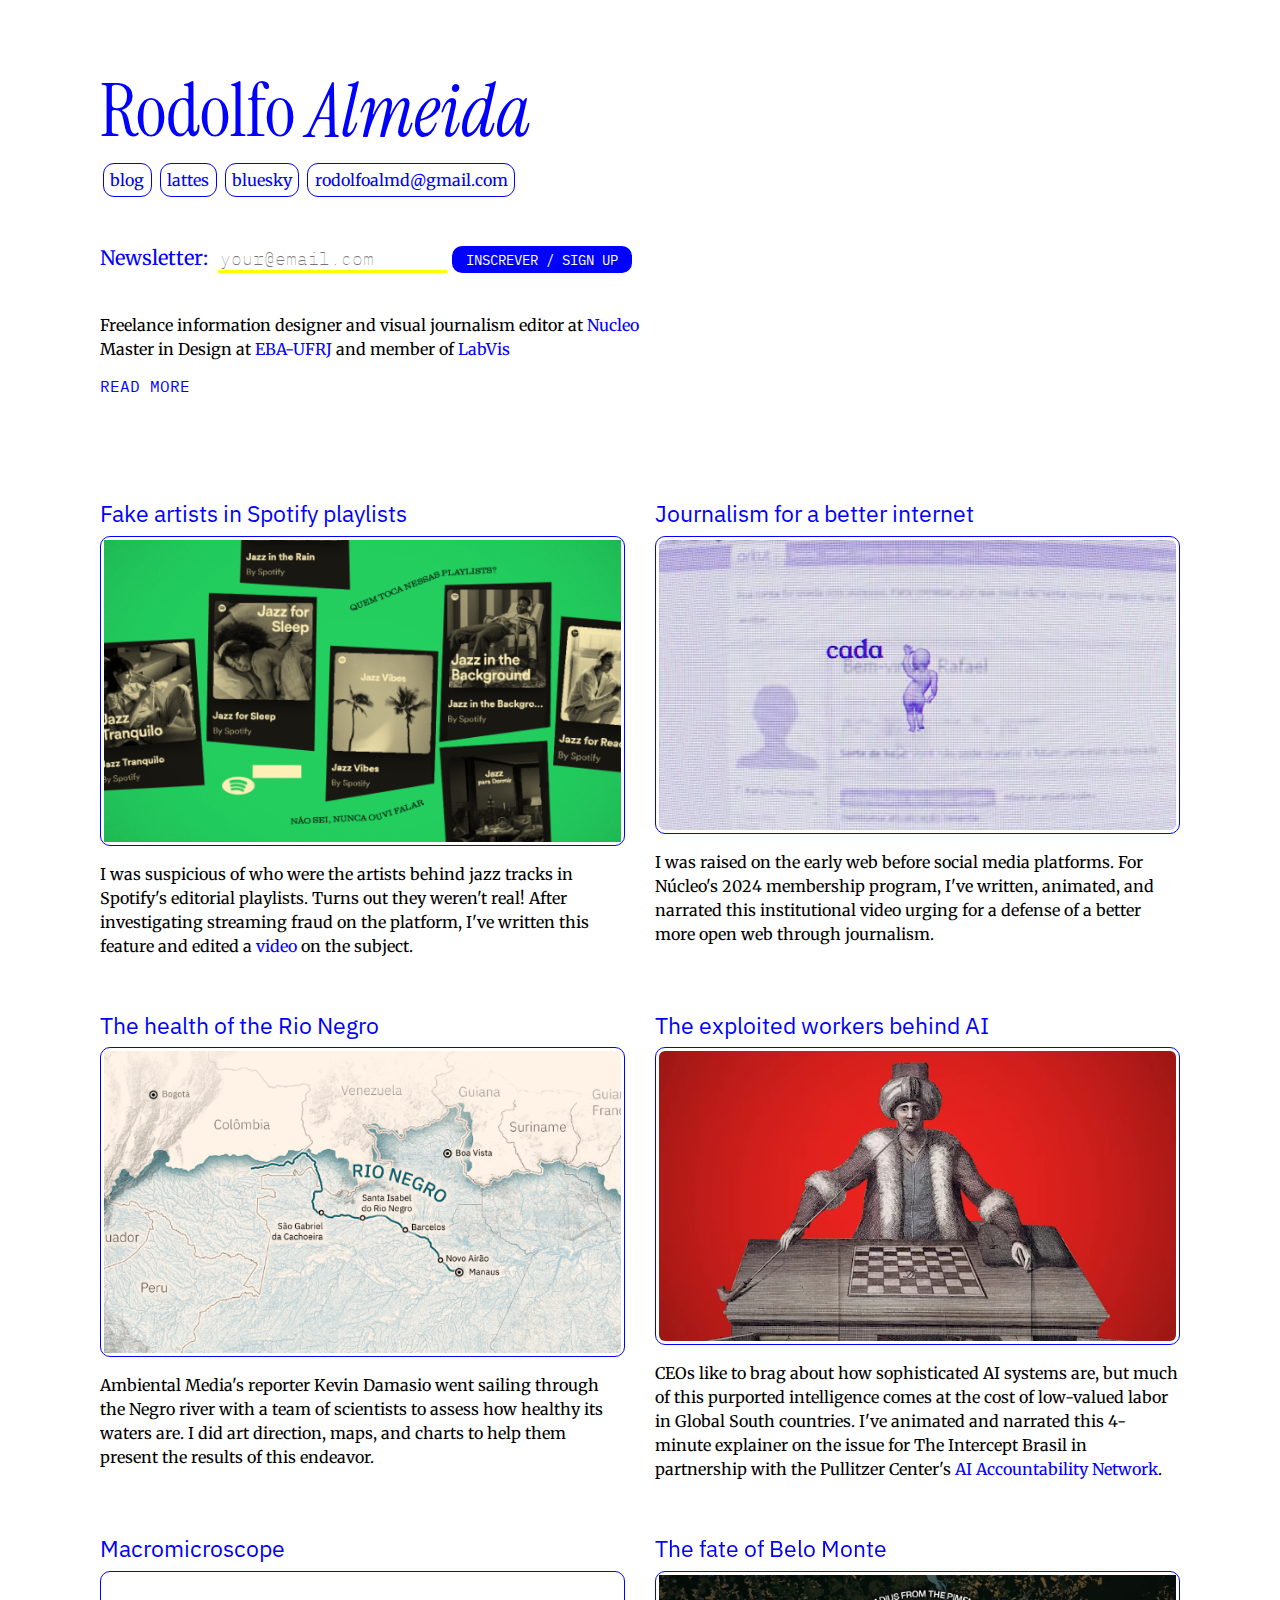
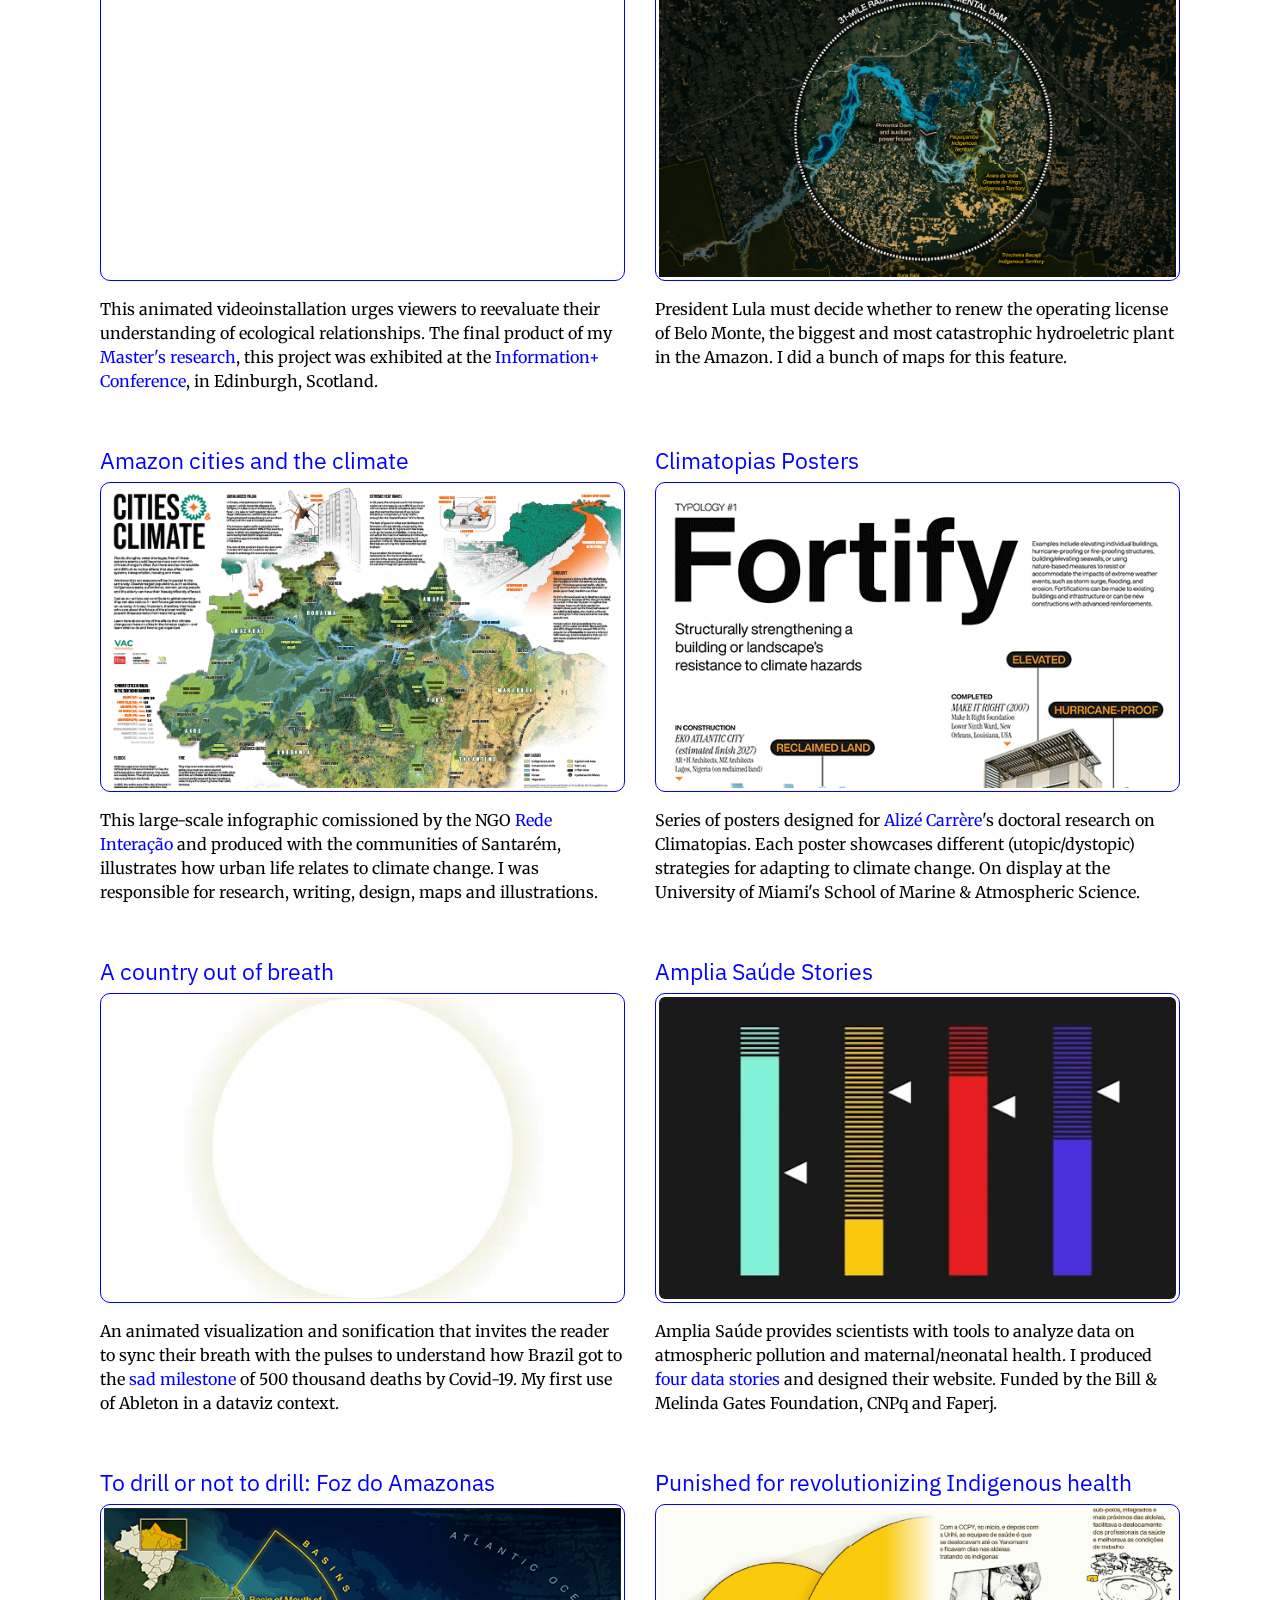
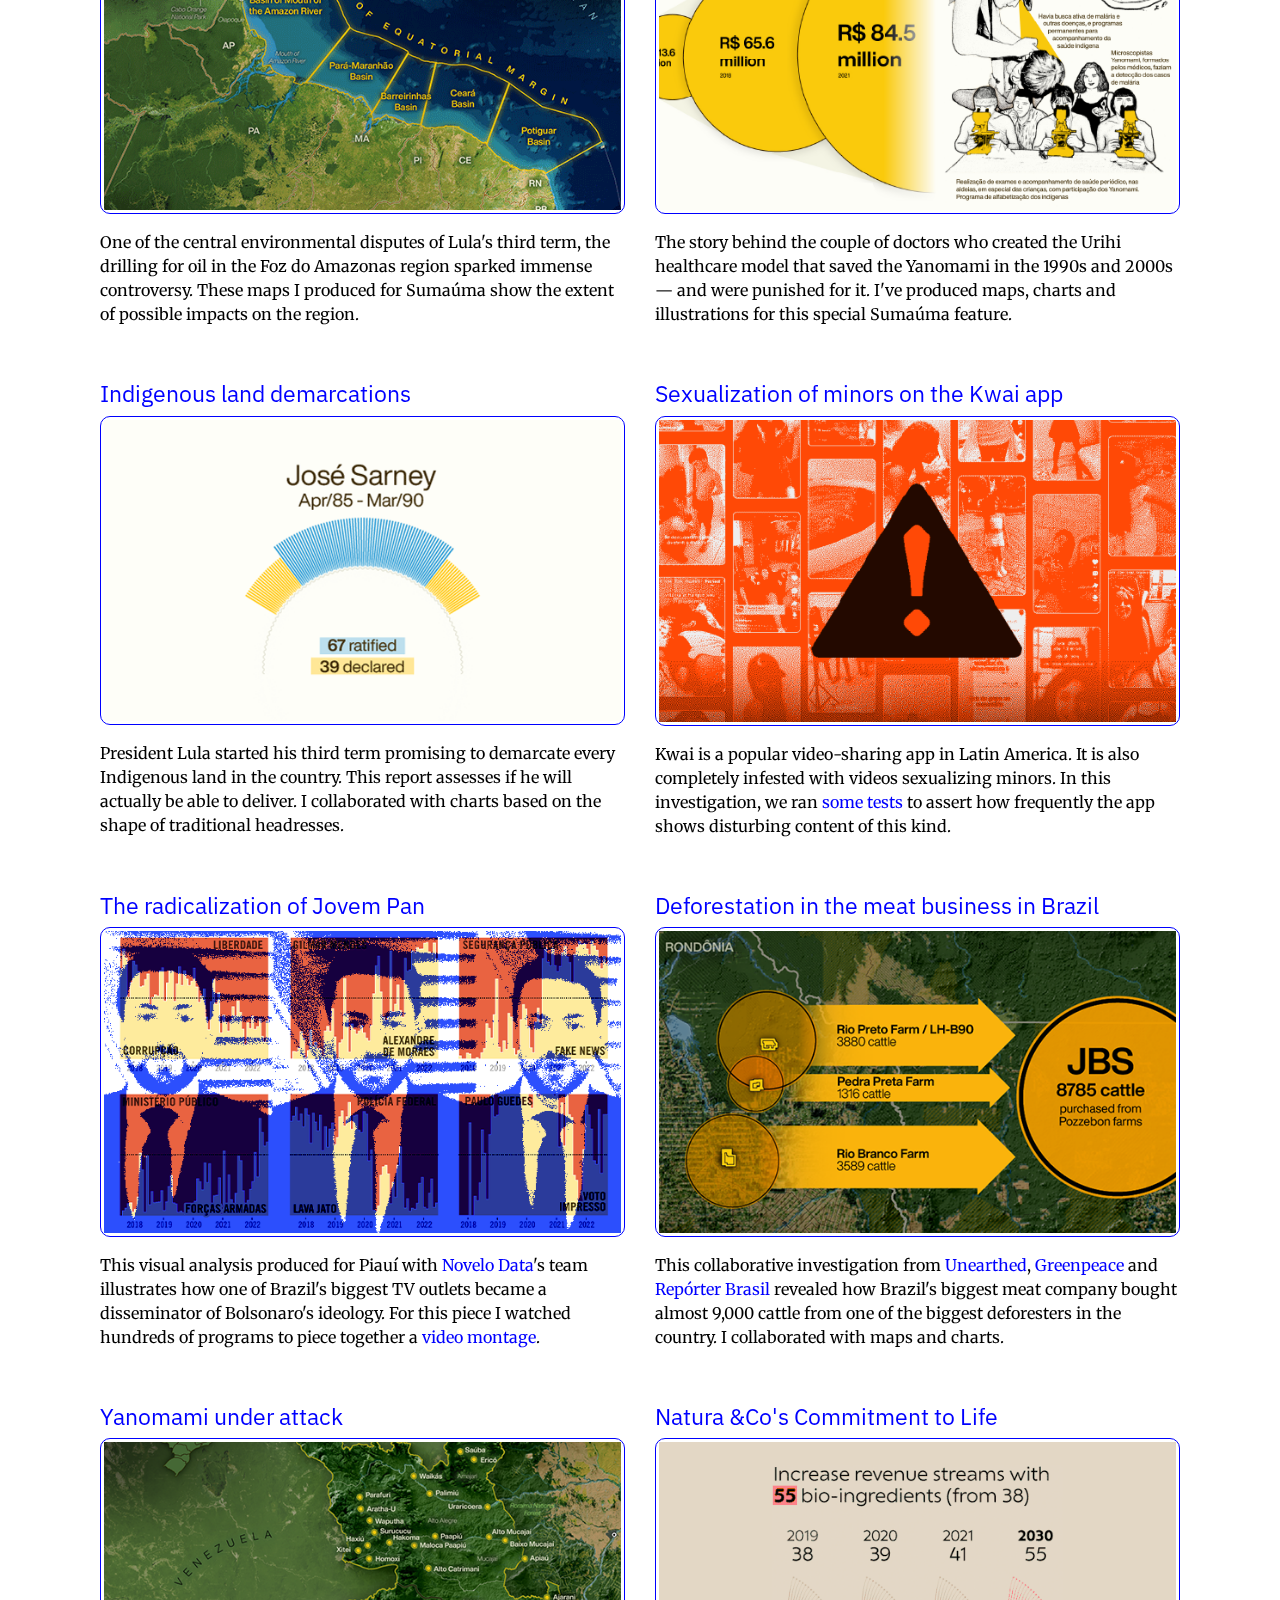
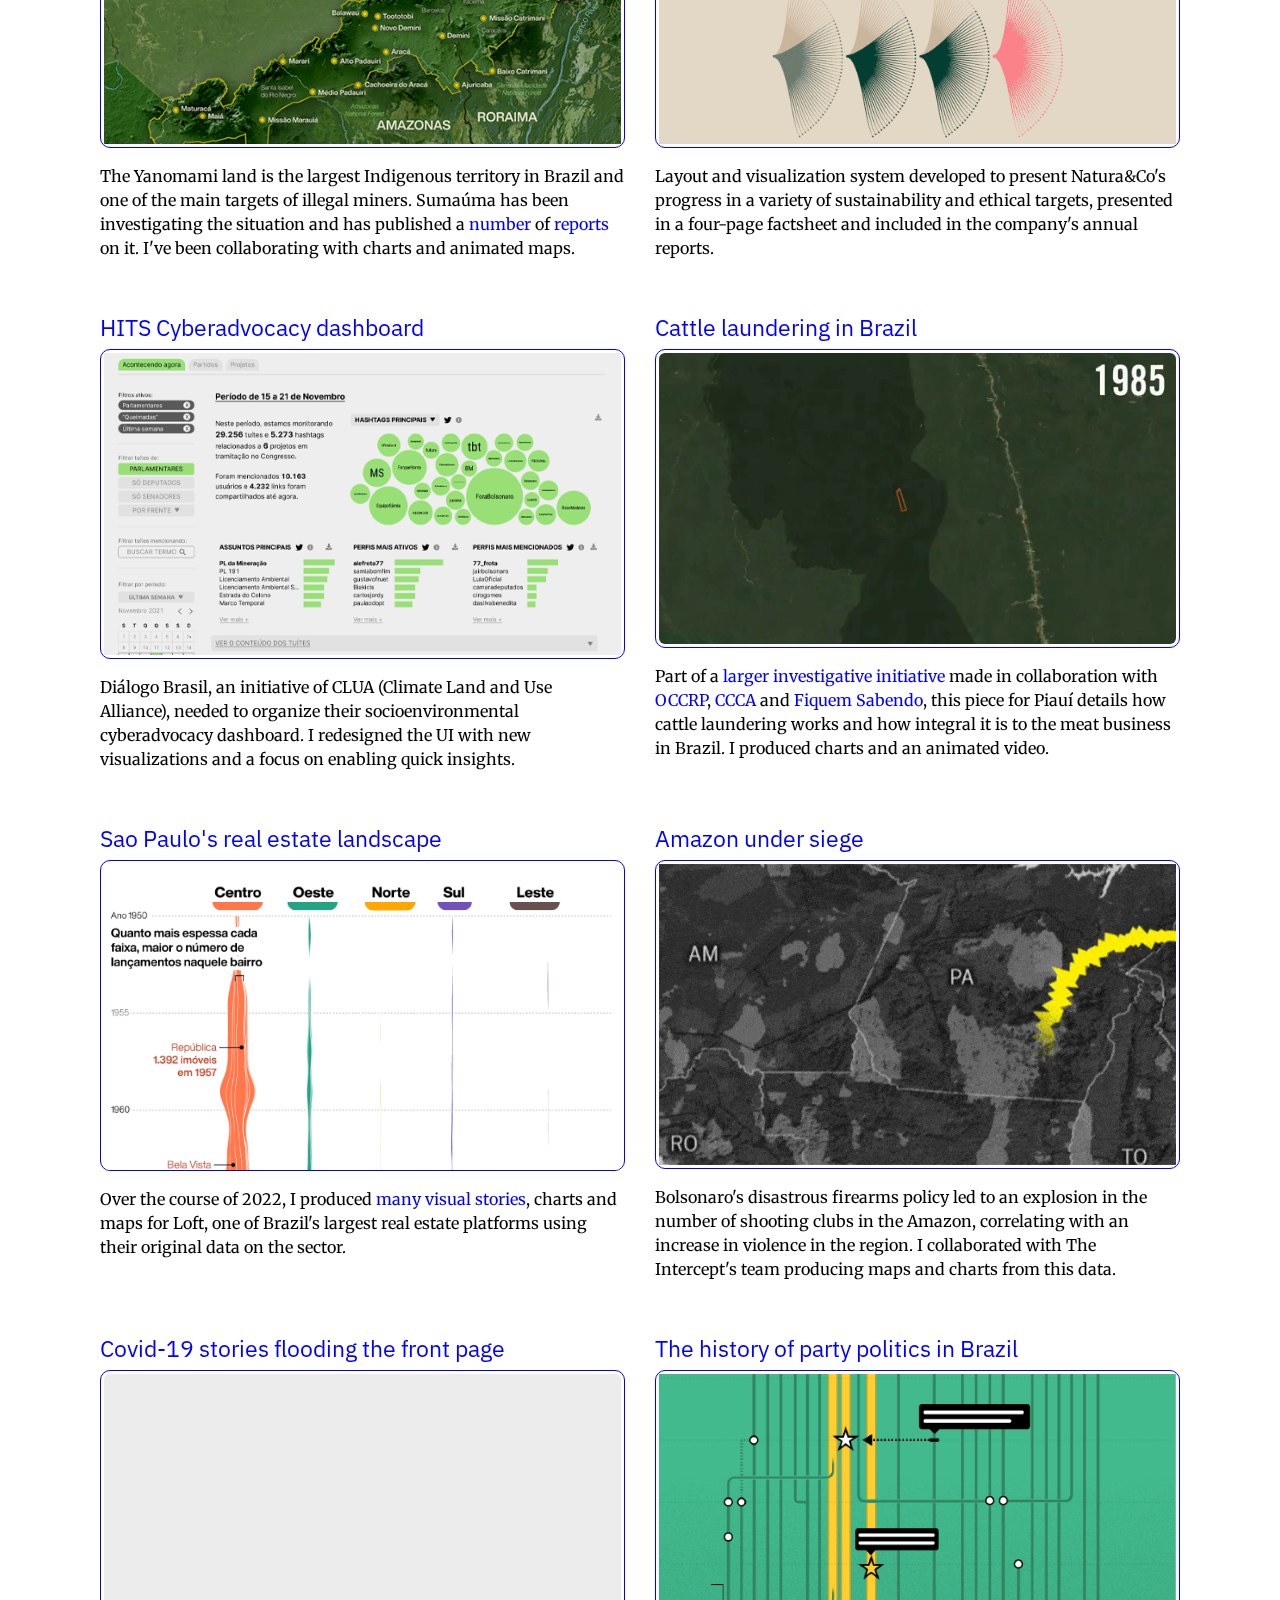
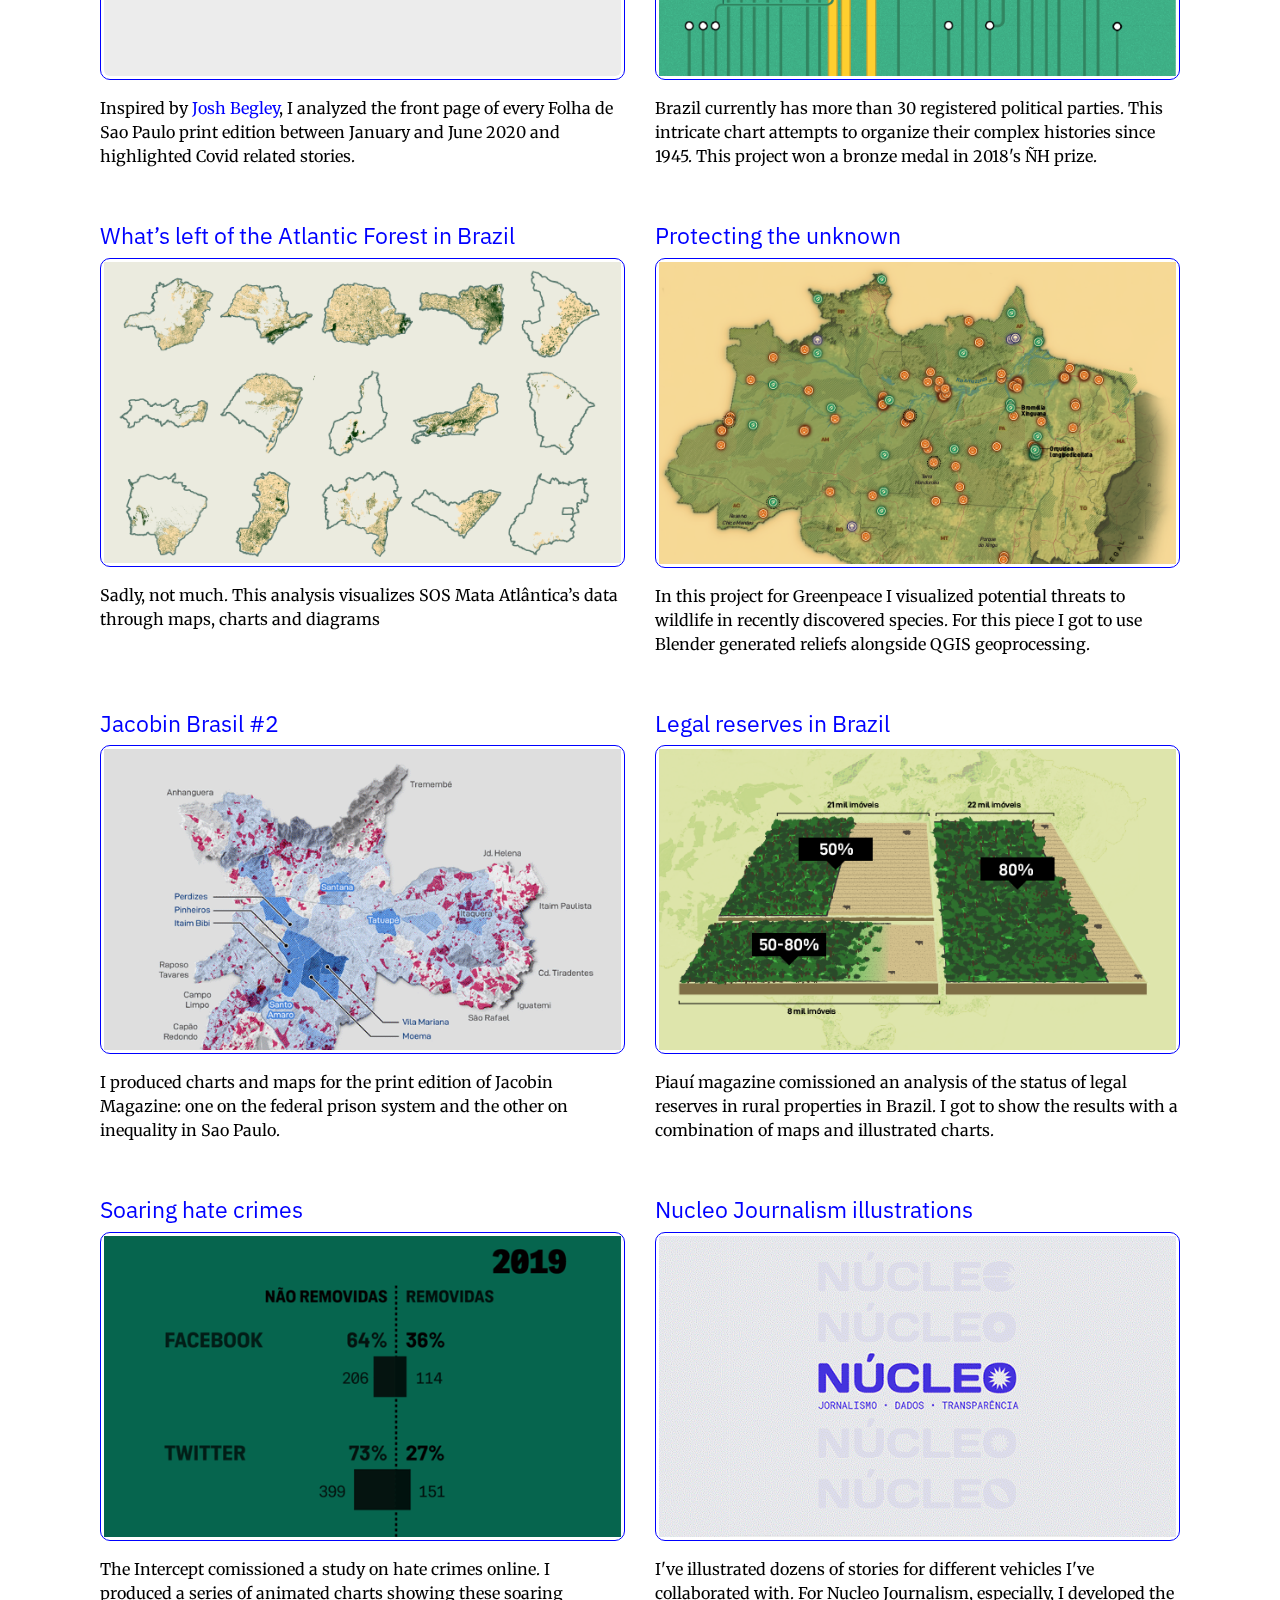
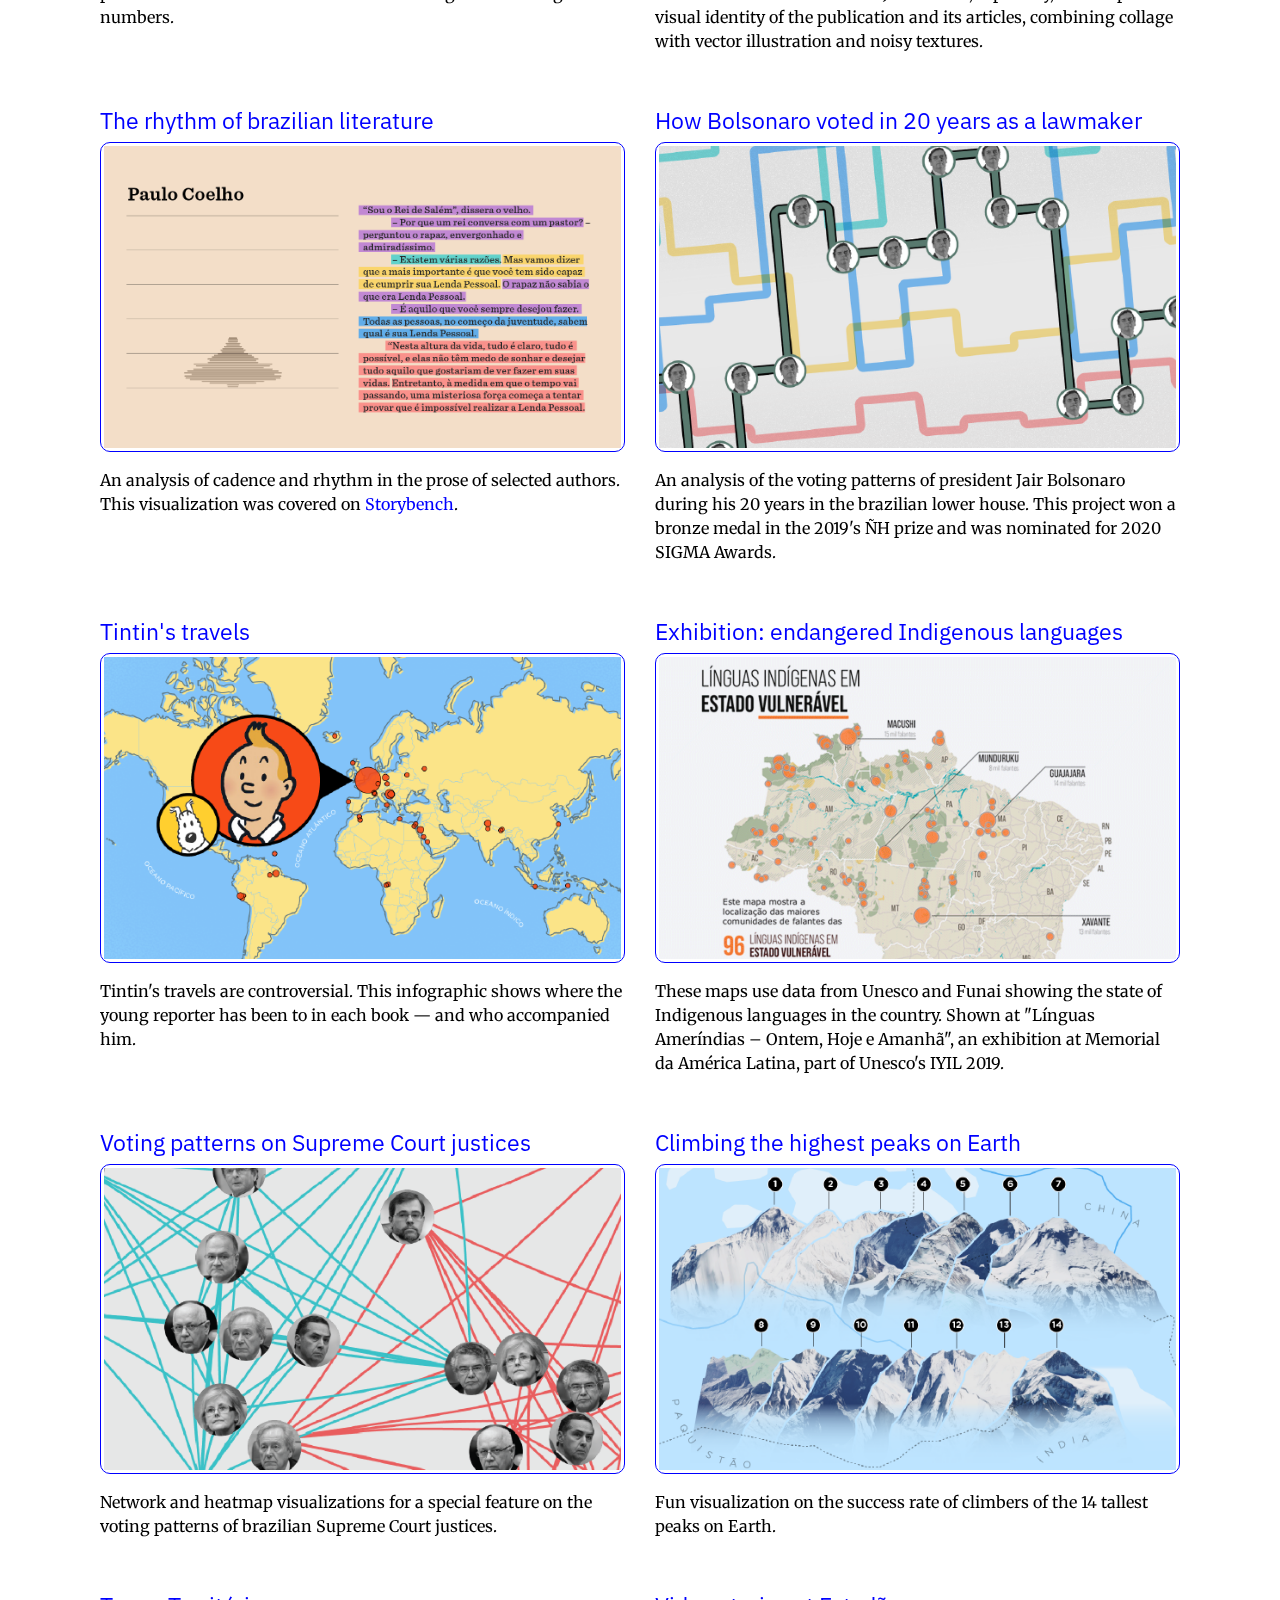
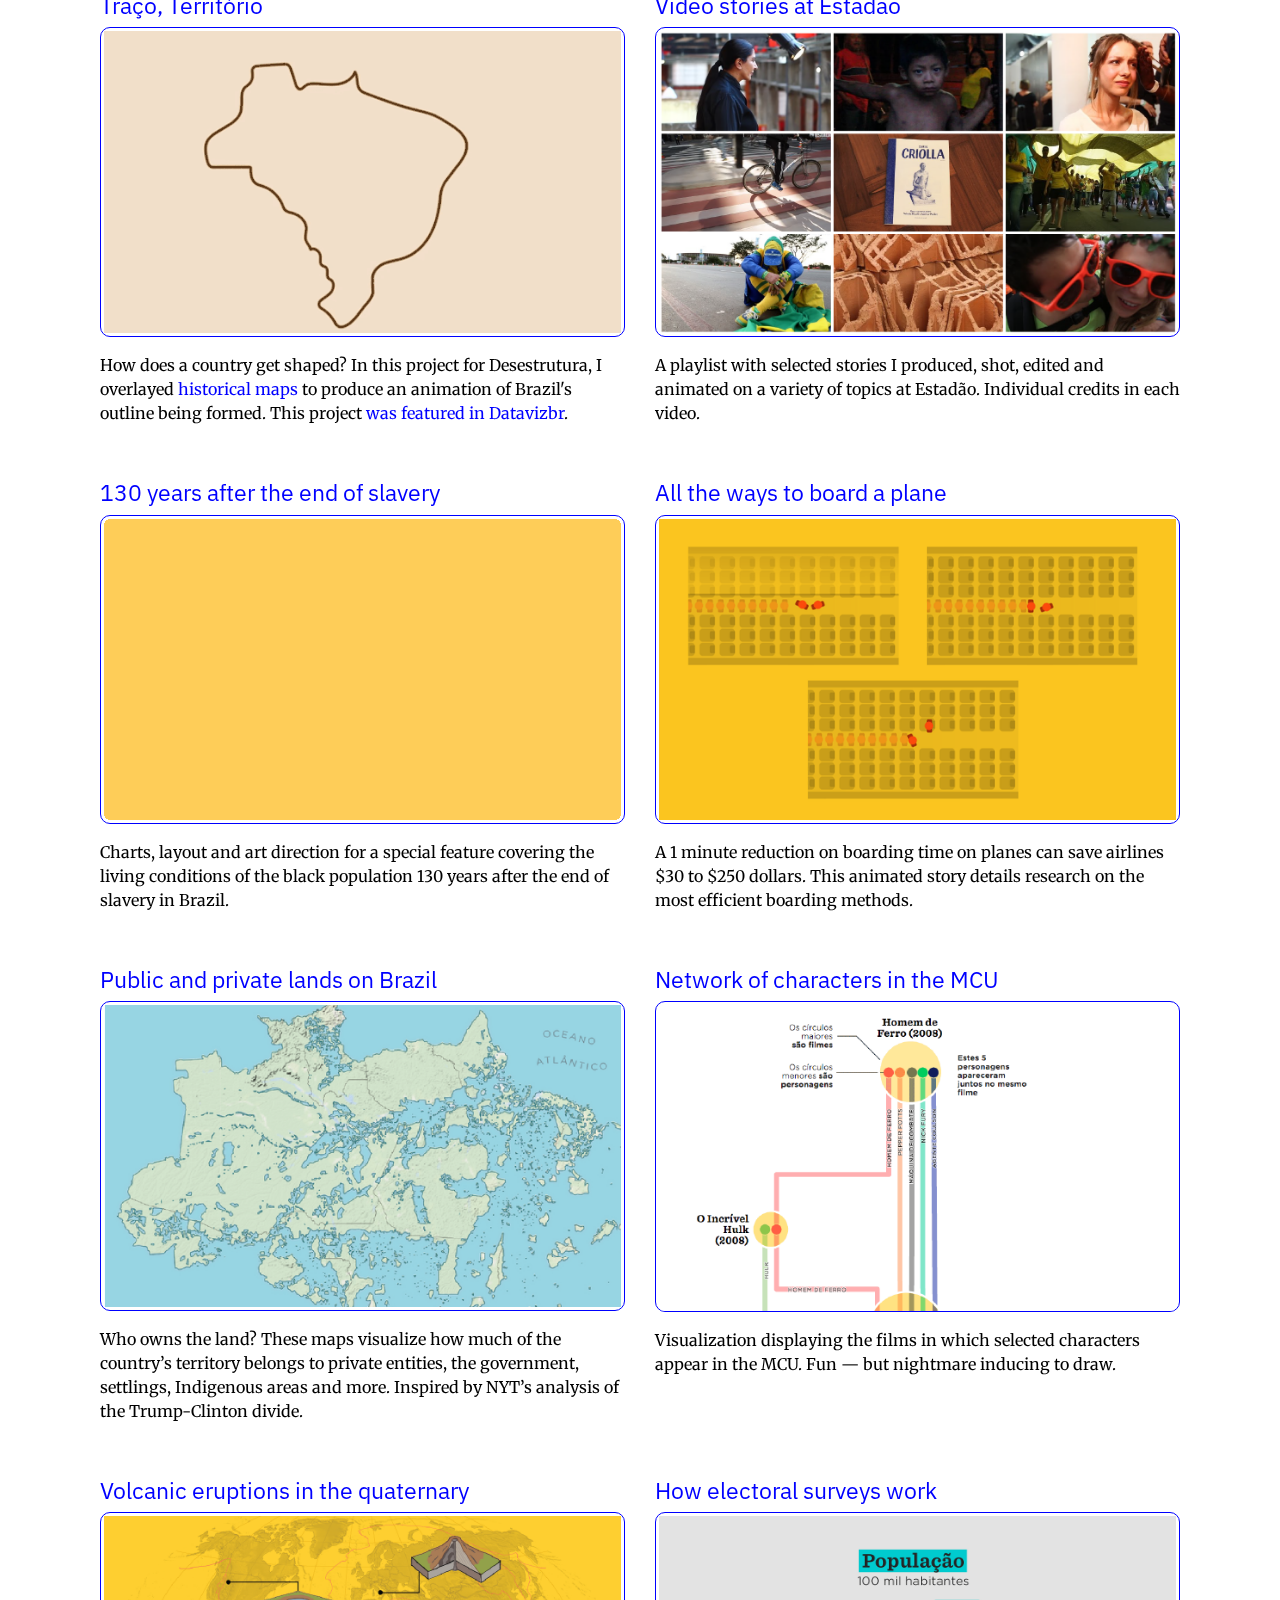
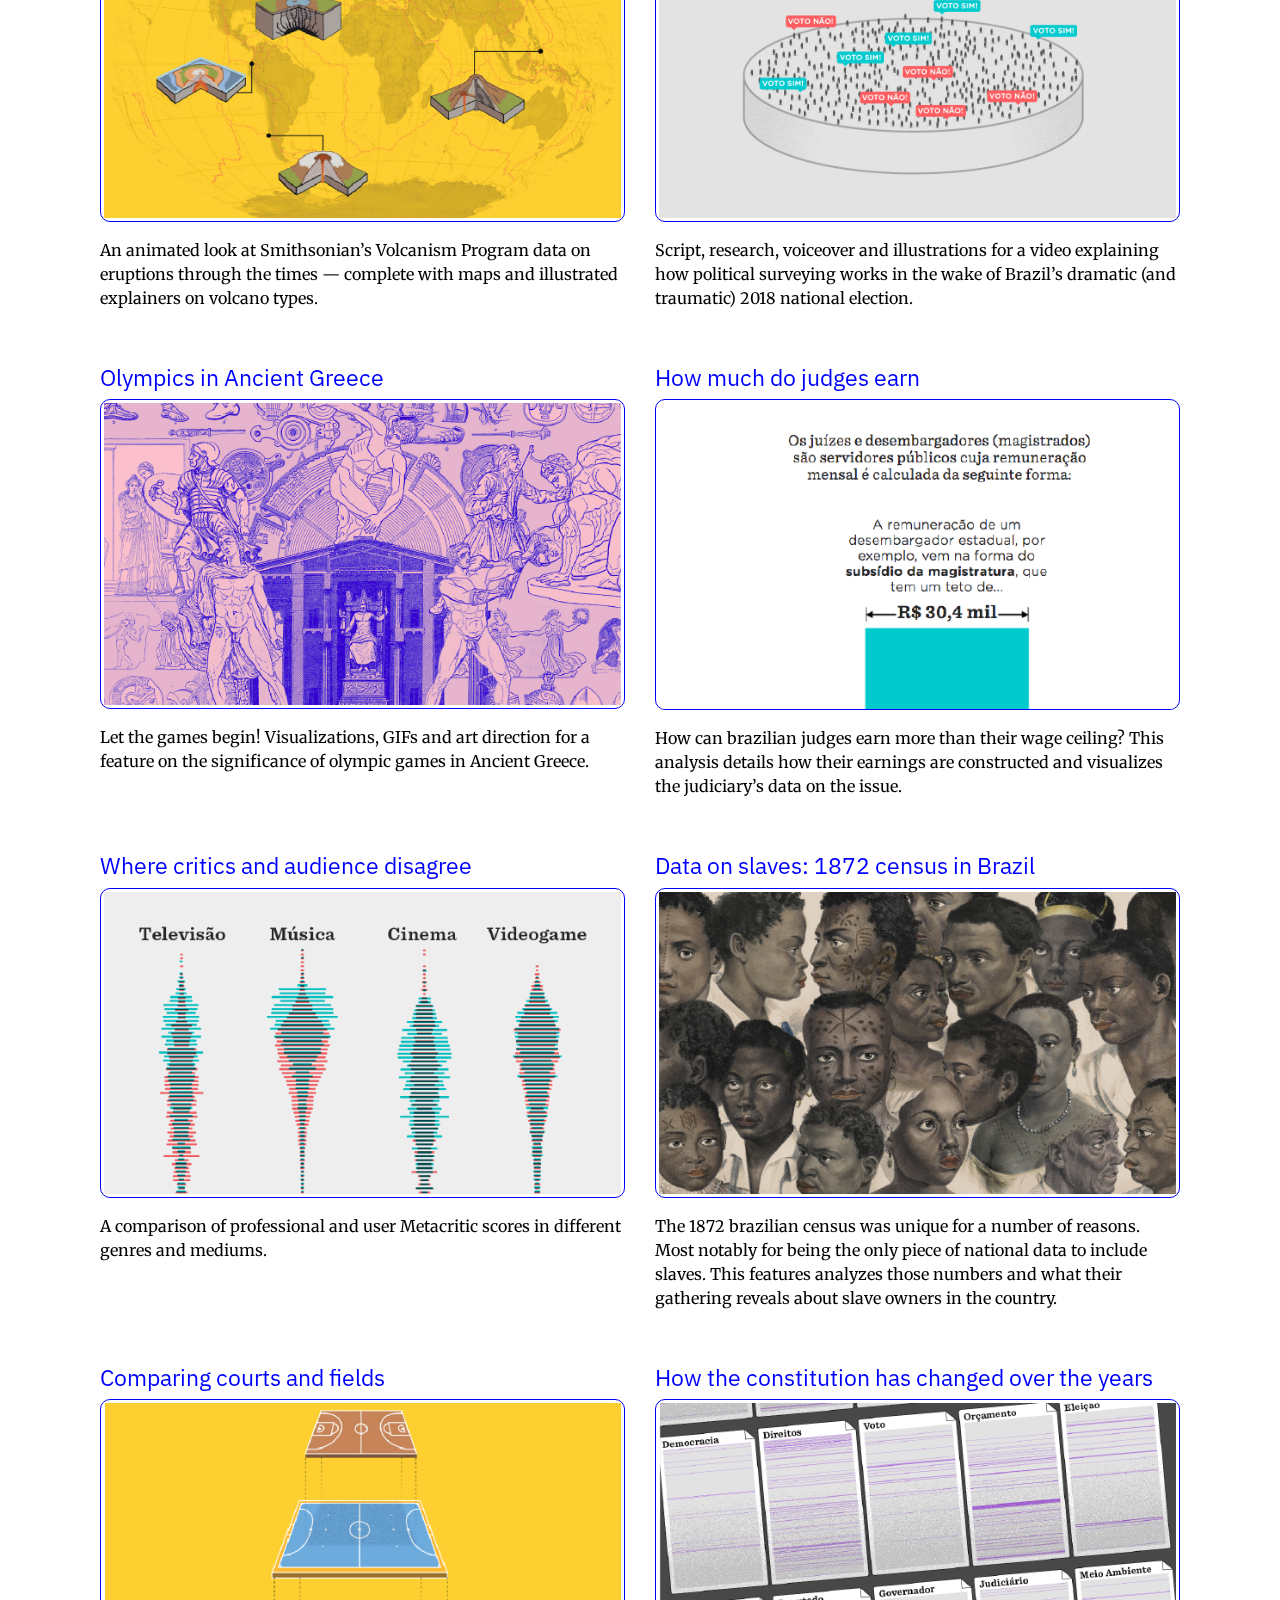
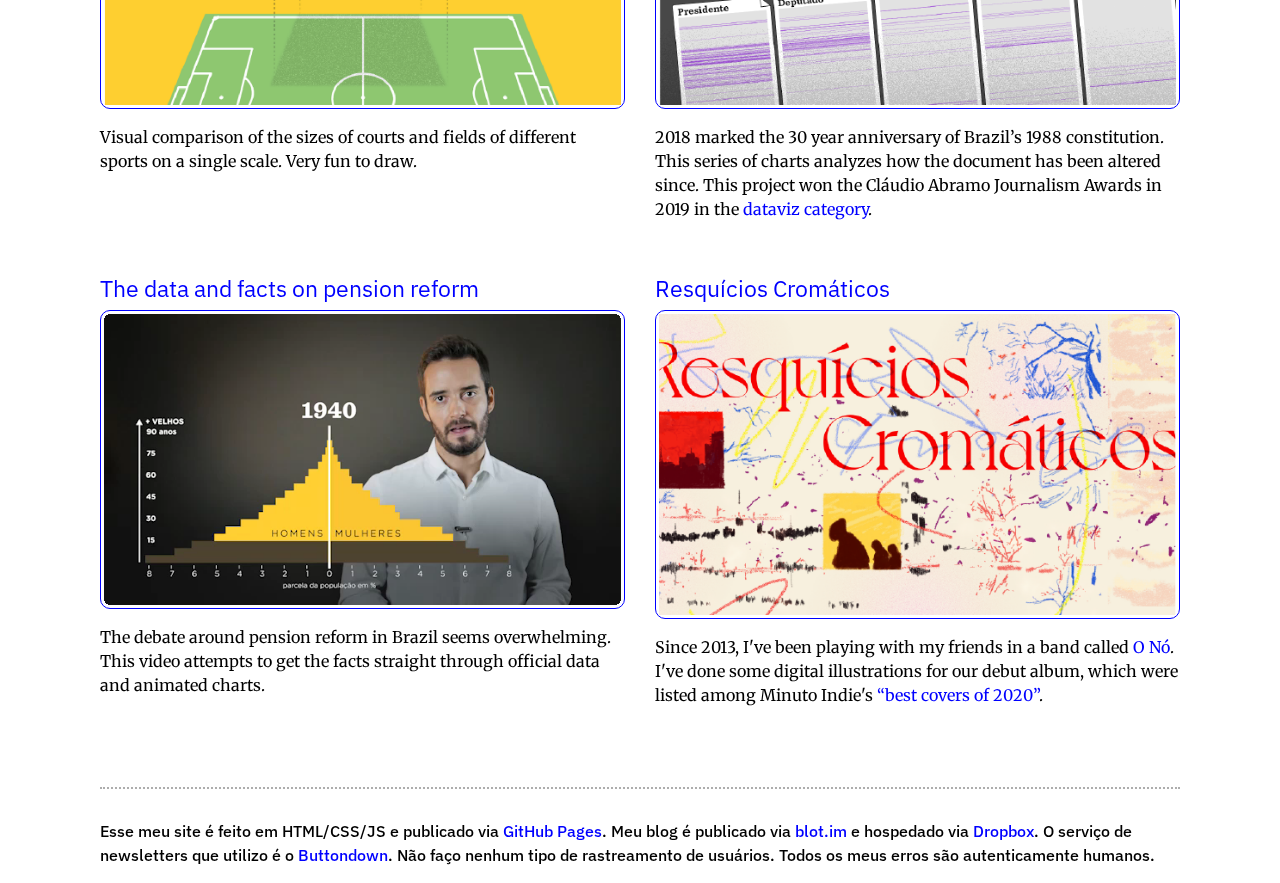
<file: index.html>
<!doctype html>
<html lang="en">

<head>
  <meta charset="utf-8">
  <title>Rodolfo Almeida</title>
  <meta name="description" content="Dataviz, cartography and information design">
  <meta name="viewport" content="width=device-width, initial-scale=1">
  <meta name="theme-color" content="#0b24fb">
  <meta name="msapplication-navbutton-color" content="#0b24fb">

  <!-- Twitter Card data -->
  <meta name="twitter:card" value="summary_large_image">

  <!-- Open Graph data -->
  <meta property="og:title" content="Rodolfo Almeida" />
  <meta property="og:type" content="article" />
  <meta property="og:url" content="https://rodolfoalmeida.info/" />
  <meta property="og:description" content="Dataviz, cartography and information design" />
  <meta property="og:image" content="https://rodolfoalmeida.info/img/share-img.png" />
  <meta property="og:image:width" content="1600" />
  <meta property="og:image:height" content="900" />
  <meta property="og:image" content="https://rodolfoalmeida.info/img/share-img-small.png" />
  <meta property="og:image:width" content="300" />
  <meta property="og:image:height" content="300" />


  <link rel="manifest" href="site.webmanifest">
  <link rel="apple-touch-icon" href="icon.png">

  <link rel="stylesheet" href="css/normalize.min.css">
  <link rel="stylesheet" href="css/main.min.css">


  <link rel="preconnect" href="https://fonts.googleapis.com">
  <link rel="preconnect" href="https://fonts.gstatic.com" crossorigin>
  <link href="https://fonts.googleapis.com/css2?family=IBM+Plex+Mono&family=IBM+Plex+Sans:wght@300;700&family=Instrument+Serif:ital@0;1&family=Merriweather&display=swap" rel="stylesheet">
    

</head>

<body>
  <header>
    <h1>Rodolfo <em>Almeida</em></h1>
    <div class="contacts">
      <p><a href="https://blog.rodolfoalmeida.info">blog</a></p>
      <p><a href="http://lattes.cnpq.br/5578987967627420">lattes</a></p>
      <p><a rel="me" href="https://bsky.app/profile/rodolfoalmd.nucleo.jor.br">bluesky</a></p>
      <p><a class="show-mobile" href="mailto:rodolfoalmd@gmail.com">rodolfoalmd@gmail.com</a><span
        class="show-desktop">rodolfoalmd@gmail.com</span>
    </p>

    <form
  action="https://buttondown.email/api/emails/embed-subscribe/rodolfoalmd"
  method="post"
  target="popupwindow"
  onsubmit="window.open('https://buttondown.email/rodolfoalmd', 'popupwindow')"
  class="embeddable-buttondown-form"
>
  <label for="bd-email">Newsletter:</label>
  <input type="email" name="email" id="bd-email"  placeholder="your@email.com" />
  
  <input type="submit" value="Inscrever / Sign up"/>
    </form>

    </div>
    <p class="lead">Freelance information designer and visual journalism editor at <a
        href='http://nucleo.jor.br/' target='_blank'>Nucleo</a></br>
      Master in Design at <a href='https://eba.ufrj.br/' target='_blank'>EBA-UFRJ</a> and member of <a href='https://labvis.eba.ufrj.br/' target='_blank'>LabVis</a></p>
    <div class="more-text">
      <div class="more-text__block">
        <p>My work consists of finding ways to explain and visualize complex concepts and data through clear and
          understandable charts, diagrams, maps, and illustrations.</p>

        <p>I hold a graduate degree in Journalism from PUC-SP (Pontifical Catholic University of São Paulo) and a Masters degree in Design from UFRJ (Federal University of Rio de Janeiro), where I've conducted <a href='https://visualizar.rodolfoalmeida.info/' target="_blank">research</a> on representations of the climate crisis in data visualization as a member of <a href='https://labvis.eba.ufrj.br/' target='_blank'>LabVis</a>.</p>

        <p>In the past, I've been responsible for dataviz and infographics at <a href='http://nexojornal.com.br' target='_blank'>Nexo
            Jornal</a>, produced video stories at <a href='http://estadao.com.br' target='_blank'>Estadão</a> and
          collaborated with dozens of outlets and institutions, such as The Intercept, Revista Piauí, Natura&Co, Loft, Climate and Land Use Alliance,
          Greenpeace, WWF, and more.</p>

        <p>I tend to prioritize projects for social impact and I'm specially interested in socioenvironmental issues and how they relate to technology.</p> 
          
        <p>My workflow usually consists of a combination of GIS cartography, Adobe Suite, motion graphics and R Stats — but I’m interested in finding the tools necessary for
            each task and collaborating with partners with complimentary skillsets.</p>

        <p>Currently I work part-time as a visual journalism editor at <a href='http://nucleo.jor.br/' target='_blank'>Nucleo</a>,
          an independent outlet investigating Big Tech, and take on freelance and commissioned projects — so feel free to reach out!</p>

        <p>In this website you will find a selection of projects I've worked on with talented professionals along the way — full
          credits and attributions in links (some projects are behind paywalls, unfortunately).</p>
      </div>
      <div class="more-text__block">
        <ul>
          <h3>AWARDED</h3>
          <ul>
            <li><strong>40º prêmio Direitos Humanos de Jornalismo 2023</strong> — <a
              href='https://www.direitoshumanosbr.org.br/home/premio.php'
              target='_blank'>Second place</a> and honorable mention for two <a href='https://sumauma.com/caubois-do-carbono-loteiam-a-amazonia/?utm_source=twitter&utm_medium=post&utm_campaign=redes' target='_blank'>Sumaúma</a> <a href='https://sumauma.com/copernico-kafka-estado-puniu-medicos-revolucionaram-saude-indigena-brasil-historia-urihi-yanomami/?utm_source=twitter&utm_medium=post&utm_campaign=redes' target='_blank'>stories</a></li>
              <li><strong>Livre.jor Prêmio Mosca 2023</strong> — <a
                href='https://livre.jor.br/sumauma-ganha-premio-mosca-2023-com-denuncia-do-genocidio-yanomami-agencia-tatu-e-jornal-do-commercio-estao-no-podio/'
                target='_blank'>Winner</a> for a Sumaúma feature on the yanomami genocide</a>
              </li>
              <li><strong>Cláudio Abramo Journalism Awards 2022</strong> — <a
              href='https://ok.org.br/noticia/conheca-os-vencedores-do-premio-claudio-weber-de-jornalismo-de-dados/'
              target='_blank'>Winner</a> (innovation category) with Nucleo's <a href='https://nucleo.jor.br/botponto/' target='_blank'>BotPonto</a>
            </li>
            <li><strong>39º prêmio Direitos Humanos de Jornalismo 2022</strong> — <a
              href='https://www.direitoshumanosbr.org.br/home/premio.php'
              target='_blank'>Second place</a> for a <a href='https://sumauma.com/por-que-os-garimpeiros-comem-as-vaginas-das-mulheres-yanomami/' target='_blank'>Sumaúma</a> feature</li>
            <li><strong>SND ÑH 2019</strong> — <a
              href='https://www.nexojornal.com.br/grafico/2019/04/22/Como-Bolsonaro-votou-nos-%C3%BAltimos-20-anos-na-C%C3%A2mara'
              target='_blank'>Bronze medal</a></li>
            <li><strong>Cláudio Abramo Journalism Awards 2019</strong> — <a
              href='https://www.nexojornal.com.br/grafico/2018/10/05/30-anos-o-quanto-a-Constitui%C3%A7%C3%A3o-preserva-de-seu-texto-original'
              target='_blank'>Winner</a> (<a
              href='https://escoladedados.org/2019/11/premio-de-jornalismo-de-dados-estreia-no-brasil-em-grande-estilo/'
              target='_blank'>dataviz</a> category)</li>
            <li><strong>Malofiej 27</strong> — Bronze medal (electoral coverage)</li>
            <li><strong>Malofiej 26</strong> — Bronze medal (graphics portfolio)</li>            
            <li><strong>SND ÑH 2018</strong> — <a
                href='https://www.nexojornal.com.br/especial/2018/07/16/A-genealogia-e-o-perfil-dos-partidos-brasileiros'
                target='_blank'>Bronze medal</a></li>
          </ul>
        </ul>

        <ul>
          <h3>NOMINATED & JURY</h3>
          <ul>
            <li><strong>Festival Ruído</strong> — <a href='https://ugc.production.linktr.ee/177ef83b-21e4-4bae-9658-3a4e5cfea402_RUI-catalogo-digital.pdf'>Nominated</a> in the '<a href='https://www.youtube.com/watch?v=C_IKUDNZE1A' target="_blank">music video</a>' and '<a href='https://www.youtube.com/watch?v=tb7kBS6cGHs' target='_blank'>visualizer</a>' categories for videos I've produced for <a href='https://oooooonnnnnnoooooo.bandcamp.com/' target='_blank'>my band</a> 
            <li><strong>Information Is Beautiful 2023</strong> — Juror for the <a href='https://www.informationisbeautifulawards.com/awards/2023' target='_blank'>2023 awards</a> in the 'Current Affairs & Politics' longlist category and the 'Leisure, Games and Sport' shortlist category.
            <li><strong>Information Is Beautiful 2023</strong> — Longlisted for a <a href='https://www.informationisbeautifulawards.com/showcase/6304-damned-if-he-does-lula-decides-the-fate-of-belo-monte' target='_blank'>Sumaúma</a> feature on Belo Monte</li>
            <li><strong>SIGMA Awards 2023</strong> — Nominated for <a href='https://github.com/Sigma-Awards/shortlist-2023/blob/main/The%20Sigma%20Awards%202023%20Shortlist-portfolios.csv' target='_blank'>visualization portfolio</a></li>
            <li><strong>Cláudio Abramo Journalism Awards 2021</strong> — <a href='https://premio.jornalismodedados.org/' target='_blank'>Nominated</a> with three Nucleo projects and one <a href='https://www.nucleo.jor.br/curtas/2021-11-13-monitor-nuclear-premio-claudio-weber-abramo/' target='_blank'>honorable mention</a></li>
            <li><strong>SIGMA Awards 2020</strong> — Nominated for <a href='https://datajournalism.com/awards' target='_blank'>best
                visualization</a> (small newsroom category)</li>
          </ul>
        </ul>

        <ul>
          <h3>EXHIBITIONS</h3>
          <ul>
            <li>Collective show: <strong>Information XYZ</strong> <a href='https://drive.google.com/file/d/1yse4Tg8eCd5l5b74GGLrUu7t-wBloD6e/view'>2023</a>, at the Inspace Gallery (Edinburgh, Scotland) as a part of the <a href='https://informationplusconference.com/2023/' target='_blank'>Information+ Conference</a></li>
            <li>Collective show: <strong>Línguas Ameríndias – Ontem, Hoje e Amanhã</strong> <a href='https://www.cultura.sp.gov.br/memorial-da-america-latina-promove-acao-cultural-na-galeria-marta-traba-para-refletir-sobre-a-extincao-de-linguas-indigenas/'>2019</a>, at Memorial da América Latina as a part of Unesco's <a href='https://en.iyil2019.org/' target='_blank'>IYIL</a></li>
            <li>Collective show: <strong>Avesso Introspecções Manifestadas</strong> <a
              href='https://lucasbl.at/Avesso-Introspeccoes-Manifestadas'
              target='_blank'>2015</a>, at Rua do Sol 172, Porto (Portugal) </li>
            <li>Part of Catalogue: <strong>Biennale di Venezia — Walls of Air</strong> 2018 with a <a
                href='https://www.nexojornal.com.br/grafico/2018/06/11/O-fluxo-de-imigra%C3%A7%C3%A3o-ao-Brasil-desde-a-chegada-dos-portugueses'
                target='_blank'>feature</a> on immigration</li>
          </ul>
        </ul>

        <ul>
          <h3>TALKS, LECTURES AND TEACHING</h3>
          <ul>
            <li>Guest lecture at the <strong>Design with Data Course</strong> (University of Edinburgh, Design Informatics MSc)</li>
            <li>Participation in the '<strong>Conversations with Data</strong>' <a href='https://ejc.net/resources/conversations-with-data-episode-54' target="_blank">podcast</a> with Duncan Geere and Pei Ying Loh</li>
            <li>Talk at the <strong>18th Abraji Congress 2023</strong> — <a href='https://www.youtube.com/watch?v=iOwlOi2mXIQ&feature=youtu.be' target='_blank'>"Crises in charts"</a></li>
            <li>Talk at <strong>Outlier Conference 2023</strong> (Porto, Portugal) — <a href='https://youtu.be/wsGL5ocmxGU?si=qxrZ4D0ITfwWv9B-' target='_blank'>"Visualizing the unimaginable"</a></li>
            <li>Lecture at <strong>Responsive Cities Institute 2022</strong> — <a href='https://www.youtube.com/watch?v=AEa3StsXGhs' target='_blank'>"Comunicação Urbana"</a></li>
            <li>Provocation at <strong>VIS4DH/IEEE VIS 2021</strong> — <a href='https://vis4dh.dbvis.de/2021/provocations/' target='_blank'>"A single data point is already big data"</a></li>
            <li>Courses at <strong>Platô Studio</strong> — "Infografia, dataviz e infodesign: conceitos e prática" (2020, 2021, 2022) and "Gráficos interativos: conceitos, código e prática" (2023)</li>
          </ul>
        </ul>

        <ul>
          <h3>WRITING AND PUBLICATIONS</h3>
          <ul>
            <li><strong>Masters dissertation:</strong> <a href='https://visualizar.rodolfoalmeida.info/' target="_blank">"Visualizar o Inimaginável: hiperobjetos e visualização de dados no Antropoceno"</a></li>
            <li><strong>Paper:</strong> <a href='https://www.e-publicacoes.uerj.br/index.php/arcosdesign/article/view/71087' target="_blank">"Escalas em Aquecimento"</a> in Arcos Design 2023</li>
            <li><strong>Paper:</strong> <a href='https://www.proceedings.blucher.com.br/article-details/36465' target="_blank">"Plásticos e meio ambiente"</a> in CIDI 2021 Proceedings</li>
            <li><strong>Book chapter:</strong> "Formatos e desafios na relação entre designer e leitor no jornalismo digital", in the book <a href='https://www.riobooks.com.br/pd-94a479-dataviz-em-perspectiva-ensino-e-pratica-profissional-da-visualizacao.html' target="_blank">"Dataviz em perspectiva"</a> (Rio Books, Faperj)</li>
          </ul>
        </ul>

      </div>
    </div>
    <button class="read-more">Read more</button>
  </header>

  <main>

    <article>
      <a href="https://nucleo.jor.br/raiox/2024-03-13-spotify-jazz/"
        target="_blank">
        <h2>Fake artists in Spotify playlists</h2>
        <figure>
          <img src="./img/jazz.png"
            alt="A collage displaying some of the covers for Spotify Jazz playlists, with titles such as 'Jazz for Sleep', 'Jazz in the Background' and 'Jazz Vibes'">
        </figure>
        </a>
      <p>I was suspicious of who were the artists behind jazz tracks in Spotify's editorial playlists. Turns out they weren't real! After investigating streaming fraud on the platform, I've written this feature and edited a <a href='https://www.instagram.com/reel/C4ddp1nMnAd/?utm_source=ig_embed&utm_campaign=loading' target='_blank'>video</a> on the subject.</p>
    </article>

    <article>
      <a href="https://www.youtube.com/watch?v=OQmi6mKEzpo&t=1s"
        target="_blank">
        <h2>Journalism for a better internet</h2>
        <video width="600" height="350" autoplay preload muted loop playsinline>
          <source src="./img/nucleo.webm" type="video/webm">
          <source src="./img/nucleo.mp4" type="video/mp4">
        </video>
        </a>
      <p>I was raised on the early web before social media platforms. For Núcleo's 2024 membership program, I've written, animated, and narrated this institutional video urging for a defense of a better more open web through journalism.</p>
    </article>

    <article>
      <a href="https://ambiental.media/rio-negro"
        target="_blank">
        <h2>The health of the Rio Negro</h2>
        <figure>
          <img src="./img/rionegro.png"
            alt="A map of the Amazon river basin highlighting the Negro River">
        </figure>
        </a>
      <p>Ambiental Media's reporter Kevin Damasio went sailing through the Negro river with a team of scientists to assess how healthy its waters are. I did art direction, maps, and charts to help them present the results of this endeavor.</p>
    </article>

    <article>
      <a href="https://www.youtube.com/watch?v=F0M9OH5n-hg&t=1s"
        target="_blank">
        <h2>The exploited workers behind AI</h2>
        <video width="600" height="350" autoplay preload muted loop playsinline>
          <source src="./img/tib_ai.webm" type="video/webm">
          <source src="./img/tib_ai.mp4" type="video/mp4">
        </video>
        </a>
      <p>CEOs like to brag about how sophisticated AI systems are, but much of this purported intelligence comes at the cost of low-valued labor in Global South countries. I've animated and narrated this 4-minute explainer on the issue for The Intercept Brasil in partnership with the Pullitzer Center's <a href='https://pulitzercenter.org/journalism/initiatives/ai-accountability-network' target='_blank'>AI Accountability Network</a>.</p>
    </article>

    <article>
      <a href="https://macromicroscope.com/"
        target="_blank">
        <h2>Macromicroscope</h2>
        <video width="600" height="350" autoplay preload muted loop playsinline>
          <source src="./img/macromicro.webm" type="video/webm">
          <source src="./img/macromicro.mp4" type="video/mp4">
        </video>
        </a>
      <p>This animated videoinstallation urges viewers to reevaluate their understanding of ecological relationships. The final product of my <a href='https://visualizar.rodolfoalmeida.info/' target='_blank'>Master's research</a>, this project was exhibited at the <a href='https://informationplusconference.com/' target='_blank'>Information+ Conference</a>, in Edinburgh, Scotland.</p>
    </article>
    
    <article>
      <a href="https://sumauma.com/en/a-hora-e-agora-lula-tera-que-decidir-sobre-belo-monte/"
        target="_blank">
        <h2>The fate of Belo Monte</h2>
        <figure>
          <img src="./img/belo-monte.png"
            alt="Map showing areas at risk around the Pimental dam, in Volta Grande do Xingu">
        </figure>
      </a>
      <p>President Lula must decide whether to renew the operating license of Belo Monte, the biggest and most catastrophic hydroeletric plant in the Amazon. I did a bunch of maps for this feature.</p>
    </article>

    <article>
      <a href="https://drive.google.com/file/d/1McnP6_AHOG0PsQnsV-efKcLiabPdv6Lo/view?fbclid=IwAR0O95mnud6RkbJLhxC75_AR9YrCXd3cKq1-Gum9a6_Hf1uRoA7hhtzjF1w"
        target="_blank">
        <h2>Amazon cities and the climate</h2>
        <figure>
          <img src="./img/vac.gif"
            alt="Animated GIF showing pictures of the printed infographic. One side is a large page filled with a big map of the Amazon on the center, on the borders are illustrations of scenes from the Amazon forest. The other side is comprised of text explaining the project.">
        </figure>
      </a>
      <p>This large-scale infographic comissioned by the NGO <a href='https://redeinteracao.org.br/' target='_blank'>Rede Interação</a> and produced with the communities of Santarém, illustrates how urban life relates to climate change. I was responsible for research, writing, design, maps and illustrations.</p>
    </article>

    <article>
      <a href="https://rodolfoalmeida01.github.io/climatopias.html"
        target="_blank">
        <h2>Climatopias Posters</h2>
        <figure>
          <img src="./img/climatopias.gif"
            alt="Quick-cut animation showing parts of the posters. They have white backgrounds, strong bold black text reading words like 'retreat', 'fortify' and 'float'.">
        </figure>
      </a>
      <p>Series of posters designed for <a href='https://www.alizecarrere.com/research' target='_blank'>Alizé Carrère</a>'s doctoral research on Climatopias. Each poster showcases different (utopic/dystopic) strategies for adapting to climate change. On display at the University of Miami's School of Marine & Atmospheric Science.</p>
    </article>

    <article>
      <a href="https://www.youtube.com/watch?v=s-rhD18CyGg"
        target="_blank">
        <h2>A country out of breath</h2>
        <video width="600" height="350" autoplay preload muted loop playsinline>
          <source src="./img/piaui-covid.webm" type="video/webm">
          <source src="./img/piaui-covid.mp4" type="video/mp4">
        </video>
      </a>
      <p>An animated visualization and sonification that invites the reader to sync their breath with the pulses to understand how Brazil got to the <a href='https://piaui.folha.uol.com.br/500-mil/' target='_blank'>sad milestone</a> of 500 thousand deaths by Covid-19. My first use of Ableton in a dataviz context.</p>
    </article>

    <article>
      <a href="https://ampliasaude.org/en/#historias"
        target="_blank">
        <h2>Amplia Saúde Stories</h2>
        <video width="600" height="350" autoplay preload muted loop playsinline>
          <source src="./img/amplia.webm" type="video/webm">
          <source src="./img/amplia.mp4" type="video/mp4">
        </video>
      </a>
      <p>Amplia Saúde provides scientists with tools to analyze data on atmospheric pollution and maternal/neonatal health. I produced <a href='https://ampliasaude.org/en/#historias' target='_blank'>four data stories</a> and designed their website. Funded by the Bill & Melinda Gates Foundation, CNPq and Faperj.</p>
    </article>

    <article>
      <a href="https://sumauma.com/en/quando-mare-dobrar-mancha-vai-entrar-petroleo-foz-amazonas/"
        target="_blank">
        <h2>To drill or not to drill: Foz do Amazonas</h2>
        <figure>
          <img src="./img/foz-amazonas.gif"
            alt="Animation showing different thematic maps, all showing the same region of the northern coast of Brazil, with the Foz do Amazonas region highlighted. These maps show effects on biodiversity, indigenous lands and more.">
        </figure>
      </a>
      <p>One of the central environmental disputes of Lula's third term, the drilling for oil in the Foz do Amazonas region sparked immense controversy. These maps I produced for Sumaúma show the extent of possible impacts on the region.</p>
    </article>

    <article>
      <a href="https://sumauma.com/en/copernico-kafka-estado-puniu-medicos-revolucionaram-saude-indigena-brasil-historia-urihi-yanomami/"
        target="_blank">
        <h2>Punished for revolutionizing Indigenous health</h2>
        <figure>
          <img src="./img/urihi.png"
            alt="Montage of two different charts. In one, circles show how the debt of the couple has grown over the years. In the other, an illustrated collage shows how they approached indigenous health.">
        </figure>
      </a>
      <p>The story behind the couple of doctors who created the Urihi healthcare model that saved the Yanomami in the 1990s and 2000s — and were punished for it. I've produced maps, charts and illustrations for this special Sumaúma feature.</p>
    </article>

    <article>
      <a href="https://sumauma.com/en/lula-pode-cumprir-o-que-prometeu-aos-indigenas/?utm_source=twitter&utm_medium=post&utm_campaign=redes"
        target="_blank">
        <h2>Indigenous land demarcations</h2>
        <figure>
          <img src="./img/demarcacoes.gif"
            alt="Animated GIF showing the data on the amount of lands demarcated by each brazilian president. These numbers are shown in shapes similar to 'cocares', traditional indigenous headresses worn in many regions.">
        </figure>
      </a>
      <p>President Lula started his third term promising to demarcate every Indigenous land in the country. This report assesses if he will actually be able to deliver. I collaborated with charts based on the shape of traditional headresses.</p>
    </article>

    <article>
      <a href="https://nucleo.jor.br/especiais/2024-01-24-kwai-sexualizacao-menores/"
        target="_blank">
        <h2>Sexualization of minors on the Kwai app</h2>
        <figure>
          <img src="./img/kwai.png"
            alt="Illustrative image with a bright orange background and a big maroon-colored attention sign in the center.">
        </figure>
      </a>
      <p>Kwai is a popular video-sharing app in Latin America. It is also completely infested with videos sexualizing minors. In this investigation, we ran <a href='https://www.instagram.com/p/C2e_GehMo1a/?ref=nucleo.jor.br' target='_blank'>some tests</a> to assert how frequently the app shows disturbing content of this kind.</p>
    </article>

    <article>
      <a href="https://piaui.folha.uol.com.br/radicalizacao-da-jovem-pan-uma-analise-visual/"
        target="_blank">
        <h2>The radicalization of Jovem Pan</h2>
        <figure>
          <img src="./img/jp.png"
            alt="Illustration of one of Jovem Pan's presenters overlayed by abstract bar charts">
        </figure>
      </a>
      <p>This visual analysis produced for Piauí with <a href='https://www.novelo.io/' target='_blank'>Novelo Data</a>'s team illustrates how one of Brazil's biggest TV outlets became a disseminator of Bolsonaro's ideology. For this piece I watched hundreds of programs to piece together a <a href='https://www.youtube.com/watch?v=n_L2pHS7qog' target='_blank'>video montage</a>.</p>
    </article>

    <article>
      <a href="https://reporterbrasil.org.br/2022/11/jbs-admite-ter-comprado-quase-9-mil-bois-ilegais-do-maior-desmatador-do-pais/"
        target="_blank">
        <h2>Deforestation in the meat business in Brazil</h2>
        <figure>
          <img src="./img/gado_gp.png"
            alt="Map of the Amazon region with a streamgraph superimposed over it showing cattle flows">
        </figure>
      </a>
      <p>This collaborative investigation from <a href='https://unearthed.greenpeace.org/2022/11/11/jbs-cattle-brazils-biggest-deforester-amazon/' target='_blank'>Unearthed</a>, <a href='https://www.greenpeace.org/brasil/blog/jbs-admite-compra-de-gado-de-desmatamento-da-amazonia/' target='_blank'>Greenpeace</a> and <a href="https://reporterbrasil.org.br/2022/11/jbs-admite-ter-comprado-quase-9-mil-bois-ilegais-do-maior-desmatador-do-pais/" target="_blank">Repórter Brasil</a> revealed how Brazil's biggest meat company bought almost 9,000 cattle from one of the biggest deforesters in the country. I collaborated with maps and charts.</p>
    </article>

    <article>
      <a href="https://sumauma.com/por-que-os-garimpeiros-comem-as-vaginas-das-mulheres-yanomami/"
        target="_blank">
        <h2>Yanomami under attack</h2>
        <figure>
          <img src="./img/yanomami.png"
            alt="Map of the Yanomami territory">
        </figure>
      </a>
      <p>The Yanomami land is the largest Indigenous territory in Brazil and one of the main targets of illegal miners. Sumaúma has been investigating the situation and has published a <a href='https://sumauma.com/governo-bolsonaro-diminuiu-acompanhamento-medico-quando-metade-das-criancas-yanomami-estava-desnutrida/' target='_blank'>number</a> of <a href='https://sumauma.com/nove-criancas-indigenas-morrem-sem-atendimento-por-doencas-facilmente-trataveis-afirma-hutukara-associacao-yanomami/' target='_blank'>reports</a> on it. I've been collaborating with charts and animated maps.</p>
    </article>

    <article>
      <a href="https://drive.google.com/file/d/1f06MEXjz5j6tUxmUJOJpa7rtdiWfS-IJ/view?usp=sharing"
        target="_blank">
        <h2>Natura &Co's Commitment to Life</h2>
        <figure>
          <img src="./img/natura_ctl.gif"
            alt="Animated gif showing different charts (bars, lines, area) in rapid succession">
        </figure>
      </a>
      <p>Layout and visualization system developed to present Natura&Co's progress in a variety of sustainability and ethical targets, presented in a four-page factsheet and included in the company's annual reports.</p>
    </article>

    <article>
      <a href="https://www.climateandlandusealliance.org/iniciativas/brasil/?lang=pt-br"
        target="_blank">
        <h2>HITS Cyberadvocacy dashboard</h2>
        <figure>
          <img src="./img/hits.gif"
            alt="Animated GIF showing three different screens from the dashboard containing bubble charts, parliament charts and project cards">
        </figure>
      </a>
      <p>Diálogo Brasil, an initiative of CLUA (Climate Land and Use Alliance), needed to organize their socioenvironmental cyberadvocacy dashboard. I redesigned the UI with new visualizations and a focus on enabling quick insights.</p>
    </article>

    <article>
      <a href="https://piaui.folha.uol.com.br/materia/lavagem-da-boiada/" target="_blank">
        <h2>Cattle laundering in Brazil</h2>
        <video width="600" height="350" autoplay preload muted loop playsinline>
          <source src="./img/lavagem.webm" type="video/webm">
          <source src="./img/lavagem.mp4" type="video/mp4">
        </video>
      </a>
      <p>Part of a <a href='https://piaui.folha.uol.com.br/materia/a-conexao-2/' target='_blank'>larger investigative initiative</a> made in collaboration with <a href='https://www.occrp.org/en' target='_blank'>OCCRP</a>, <a href='https://climatecrimeanalysis.org/' target='_blank'>CCCA</a> and <a href='https://fiquemsabendo.com.br/' target='_blank'>Fiquem Sabendo</a>, this piece for Piauí details how cattle laundering works and how integral it is to the meat business in Brazil. I produced charts and an animated video.</p>
    </article>

    <article>
      <a href="https://portal.loft.com.br/apartamentos-versus-casas-dados-loft/" target="_blank">
        <h2>Sao Paulo's real estate landscape</h2>
        <figure class="autoscroll">
          <img src="./img/loft.png"
            alt="Large vertical streamgraph comprised of Sao Paulo's neighborhoods data followed by a map of the city ">
        </figure>
      </a>
      <p>Over the course of 2022, I produced <a href="https://portal.loft.com.br/proximidade-com-metro-valoriza-imoveis-em-sao-paulo-dados-loft/" target="_blank">many</a> <a href='https://portal.loft.com.br/condominio-area-de-lazer-sao-paulo-dados-loft/' target='_blank'>visual stories</a>, charts and maps for Loft, one of Brazil's largest real estate platforms using their original data on the sector.</p>
    </article>

    <article>
      <a href="https://theintercept.com/2022/11/09/sob-bolsonaro-clubes-de-tiro-explodem-em-areas-de-conflito-da-amazonia-legal/"
        target="_blank">
        <h2>Amazon under siege</h2>
        <figure>
          <img src="./img/sitiada.gif"
            alt="Animated GIF showing the correlation between the deforestation arc and new shooting clubs in the Amazon">
        </figure>
      </a>
      <p>Bolsonaro's disastrous firearms policy led to an explosion in the number of shooting clubs in the Amazon, correlating with an increase in violence in the region. I collaborated with The Intercept's team producing maps and charts from this data.</p>
    </article>

    <article>
      <a href="https://drive.google.com/file/d/1xQGaOOBKPCg9nwDl65HdjJqsHN28CQi8/view?usp=sharing"
        target="_blank">
        <h2>Covid-19 stories flooding the front page</h2>
        <video width="600" height="350" autoplay preload muted loop playsinline>
          <source src="./img/folhacorona.webm" type="video/webm">
          <source src="./img/folhacorona.mp4" type="video/mp4">
        </video>
      </a>
      <p>Inspired by <a href='https://twitter.com/joshbegley/status/1240988793613758465' target='_blank'>Josh Begley</a>, I analyzed the front page of every Folha de Sao Paulo print edition between January and June 2020 and highlighted Covid related stories.</p>
    </article>

    <article>
      <a href="https://www.nexojornal.com.br/especial/2024/09/25/politica-origem-partidos-brasil-genealogia"
        target="_blank">
        <h2>The history of party politics in Brazil</h2>
        <figure>
          <img src="./img/linhagem.png" alt="Diagram of the fusions and creation of political parties in Brazil">
        </figure>
      </a>
      <p>Brazil currently has more than 30 registered political parties. This intricate chart attempts to organize their
        complex histories since 1945. This project won a bronze medal in 2018's ÑH prize.</p>
    </article>

    <article>
      <a href="https://www.nexojornal.com.br/grafico/2017/06/14/O-que-resta-da-mata-atl%C3%A2ntica-no-Brasil"
        target="_blank">
        <h2>What’s left of the Atlantic Forest in Brazil</h2>
        <figure>
          <img src="./img/mataatlantica.png"
            alt="Small multiple maps of the atlantic forest coverage in brazilian states">
        </figure>
      </a>
      <p>Sadly, not much. This analysis visualizes SOS Mata Atlântica’s data through maps, charts and diagrams</p>
    </article>
<!--
    <article>
      <a href="https://www.cemig.com.br/programa-sustentabilidade/visite-o-museu-de-marmelos/"
        target="_blank">
        <h2>Paraíba do Sul river basin</h2>
        <figure>
          <img src="./img/marmelos.png"
            alt="Map of the Paraíba do Sul river basin, in southeast Brazil">
        </figure>
      </a>
      <p>Basemap of the Paraíba do Sul river basin and Juiz de Fora region produced for Marmelos Zero Museum, a historic site dedicated to Latin America's first hydroeletric power plant.</p>
    </article>
-->
    <article>
      <a href="https://www.greenpeace.org/brasil/protegendo-o-desconhecido/" target="_blank">
        <h2>Protecting the unknown</h2>
        <figure>
          <img src="./img/protectingunknown.png" alt="Map of the legal Amazon highlighting recently discovered species">
        </figure>
      </a>
      <p>In this project for Greenpeace I visualized potential threats to wildlife in recently discovered species. For
        this piece I got to use Blender generated reliefs alongside QGIS geoprocessing.</p>
    </article>

    <article>
      <a href="https://jacobin.com.br/loja/revista/jacobin-brasil-2-derrubem-este-muro/"
        target="_blank">
        <h2>Jacobin Brasil #2</h2>
        <figure>
          <img src="./img/jacobin.gif"
            alt="Animated GIF showing parts of the map of Sao Paulo and a large streamgraph on a blue background">
        </figure>
      </a>
      <p>I produced charts and maps for the print edition of Jacobin Magazine: one on the federal prison system and the other on inequality in Sao Paulo.</p>
    </article>

    <article>
      <a href="https://piaui.folha.uol.com.br/reserva-legal-uma-ilusao-amazonica/"
        target="_blank">
        <h2>Legal reserves in Brazil</h2>
        <figure>
          <img src="./img/reservas.png"
            alt="Illustrated treemap chart showing the amount of legal reserve farmers should preserve">
        </figure>
      </a>
      <p>Piauí magazine comissioned an analysis of the status of legal reserves in rural properties in Brazil. I got to show the results with a combination of maps and illustrated charts.</p>
    </article>

<!--    
    <article>
      <a href="https://www.nexojornal.com.br/interativo/2019/03/29/Reconhece-a-cidade-pela-densidade-demográfica-Faça-o-teste"
        target="_blank">
        <h2>Population density maps</h2>
        <figure>
          <img src="./img/densidade.png" alt="Maps of the population density in Sao Paulo, Rio and Fortaleza">
        </figure>
      </a>
      <p>Series of maps for a quiz asking the reader to guess the city by its density map. Inspired by <a
          href='https://www.theguardian.com/cities/2019/mar/19/quiz-identify-world-cities-density-maps-alone'
          target='_blank'>this</a> Guardian material</p>
    </article>
-->

    <article>
      <a href="https://theintercept.com/2020/08/24/odio-pornografia-infantil-explodem-twitter-facebook-instagram-youtube-pandemia/"
        target="_blank">
        <h2>Soaring hate crimes</h2>
        <figure>
          <img src="./img/crimesodio.gif" alt="Animated gif of a bar chart showing the number of hate crimes on differente social networks increasing dramatically">
        </figure>
      </a>
      <p>The Intercept comissioned a study on hate crimes online. I produced a series of animated charts showing these soaring numbers.</p>
    </article>

    <article>
      <a href="http://nucleo.jor.br/" target="_blank">
        <h2>Nucleo Journalism illustrations</h2>
        <figure>
          <img src="./img/nucleo-id.gif"
            alt="GIF flashing images of illustrations and identity assets developed for Nucleo Journalism">
        </figure>
      </a>
      <p>I've illustrated dozens of stories for different vehicles I've collaborated with. For Nucleo Journalism,
        especially, I developed the visual identity of the publication and its articles, combining collage with vector
        illustration and noisy textures.</p>
    </article>

    <article>
      <a href="https://www.nexojornal.com.br/grafico/2017/01/30/O-ritmo-e-o-estilo-de-diferentes-obras-liter%C3%A1rias-brasileiras"
        target="_blank">
        <h2>The rhythm of brazilian literature</h2>
        <figure>
          <img src="./img/literatura.gif"
            alt="Visual comparison of the rhythm in the prose of Paulo Coelho, Machado de Assis, Clarice Lispector and Raduan Nassar">
        </figure>
      </a>
      <p>An analysis of cadence and rhythm in the prose of selected authors. This visualization was covered on <a
          href='http://www.storybench.org/exploring-rhythm-brazilian-literature-textual-analysis-visualization/'
          target='_blank'>Storybench</a>.</p>
    </article>

    <article>
      <a href="https://www.nexojornal.com.br/grafico/2019/04/22/Como-Bolsonaro-votou-nos-%C3%BAltimos-20-anos-na-C%C3%A2mara"
        target="_blank">
        <h2>How Bolsonaro voted in 20 years as a lawmaker</h2>
        <figure>
          <img src="./img/bolsonarovotacoes.png"
            alt="The voting patterns of Bolsonaro during his years in the brazilian parliament">
        </figure>
      </a>
      <p>An analysis of the voting patterns of president Jair Bolsonaro during his 20 years in the brazilian lower
        house. This project won a bronze medal in the 2019's ÑH prize and was nominated for 2020 SIGMA Awards.</p>
    </article>

    <article>
      <a href="https://www.nexojornal.com.br/grafico/2019/06/27/Tintim-pelo-mundo-onde-o-personagem-dos-quadrinhos-já-esteve?"
        target="_blank">
        <h2>Tintin's travels</h2>
        <figure>
          <img src="./img/tintin.png" alt="World map in mercator projection with the faces of Tintin and Snowy">
        </figure>
      </a>
      <p>Tintin's travels are controversial. This infographic shows where the young reporter has been to in each book —
        and who accompanied him.</p>
    </article>

    <article>
      <a href="http://www.cultura.sp.gov.br/memorial-da-america-latina-promove-acao-cultural-na-galeria-marta-traba-para-refletir-sobre-a-extincao-de-linguas-indigenas/"
        target="_blank">
        <h2>Exhibition: endangered Indigenous languages</h2>
        <figure>
          <img src="./img/linguas-indigenas.gif"
            alt="Pictures of maps on the walls of Marta Traba Gallery, where the exhibition took place">
        </figure>
      </a>
      <p>These maps use data from Unesco and Funai showing the state of Indigenous languages in the country. Shown at
        "Línguas Ameríndias – Ontem, Hoje e Amanhã", an exhibition at Memorial da América Latina, part of Unesco's IYIL
        2019.</p>
    </article>

    <article>
      <a href="https://www.nexojornal.com.br/especial/2017/03/21/Como-os-ministros-do-Supremo-se-aproximam-ou-se-distanciam-entre-si-de-acordo-com-suas-decis%C3%B5es"
        target="_blank">
        <h2>Voting patterns on Supreme Court justices</h2>
        <figure>
          <img src="./img/stf.png" alt="Proximity based charts visualizing how brazilian justices vote">
        </figure>
      </a>
      <p>Network and heatmap visualizations for a special feature on the voting patterns of brazilian Supreme Court
        justices.</p>
    </article>

    <article>
      <a href="https://www.nexojornal.com.br/grafico/2019/01/09/As-montanhas-mais-altas-do-mundo.-E-o-sucesso-dos-escaladores"
        target="_blank">
        <h2>Climbing the highest peaks on Earth</h2>
        <figure>
          <img src="./img/montanhas.png" alt="Visual comparison with Google Earth imagens on the sizes of the 14 peaks">
        </figure>
      </a>
      <p>Fun visualization on the success rate of climbers of the 14 tallest peaks on Earth.</p>
    </article>

    <article>
      <a href="https://www.youtube.com/watch?v=CLNFYMSVxA4&feature=emb_title"
        target="_blank">
        <h2>Traço, Território</h2>
        <figure>
          <img src="./img/tracado.gif"
            alt="Animated GIF showing the outline of Brazil's shape being formed from historical maps">
        </figure>
      </a>
      <p>How does a country get shaped? In this project for Desestrutura, I overlayed <a href='https://www.davidrumsey.com/' target='_blank'>historical maps</a> to produce an animation of Brazil's outline being formed. This project <a href='https://medium.com/datavizbr/tra%C3%A7o-territ%C3%B3rio-como-se-desenha-o-contorno-de-um-pa%C3%ADs-da3baba81765' target='_blank'>was featured in Datavizbr</a>.</p>
    </article>

    <article>
      <a href="https://vimeo.com/rodolfoalmd" target="_blank">
        <h2>Video stories at Estadão</h2>
        <figure>
          <img src="./img/videos.png" alt="Mosaic of frames from various video stories I shot, edited and animated">
        </figure>
      </a>
      <p>A playlist with selected stories I produced, shot, edited and animated on a variety of topics at Estadão.
        Individual credits in each video.</p>
    </article>

    <article>
      <a href="https://www.nexojornal.com.br/especial/2018/05/11/130-anos-pós-abolição" target="_blank">
        <h2>130 years after the end of slavery</h2>
        <video width="600" height="350" autoplay preload muted loop playsinline>
          <source src="./img/abolicao.webm" type="video/webm">
          <source src="./img/abolicao.mp4" type="video/mp4">
        </video>
      </a>
      <p>Charts, layout and art direction for a special feature covering the living conditions of the black population
        130 years after the end of slavery in Brazil.</p>
    </article>

<!--
    <article>
      <a href="https://redecerrado.org.br/historiasdocerrado/"
        target="_blank">
        <h2>Stories from Cerrado</h2>
        <figure>
          <img src="./img/cerrado.png"
            alt="Title lettering reading 'Historias do Cerrado'">
        </figure>
      </a>
      <p>The Cerrado biome is under threat. This feature for Rede Cerrado and WWF tells the stories of its inhabitants through maps, illustrations and diagrams.</p>
    </article>
-->

<!--
    <article>
      <a href="https://www.nexojornal.com.br/grafico/2018/01/10/Qual-o-principal-setor-na-composi%C3%A7%C3%A3o-do-PIB-dos-munic%C3%ADpios-brasileiros"
        target="_blank">
        <h2>Cities GDP</h2>
        <figure>
          <img src="./img/pibmunicipios.png"
            alt="Scatter plot and small multiple maps showing the main economics sector in municipal economies">
        </figure>
      </a>
      <p>Charts on the main economic sectors in brazilian municipalities.</p>
    </article>
-->

    <article>
      <a href="https://www.nexojornal.com.br/grafico/2017/05/17/Qual-a-maneira-mais-eficiente-de-embarque-em-avi%C3%B5es"
        target="_blank">
        <h2>All the ways to board a plane</h2>
        <figure>
          <img src="./img/embarques.gif"
            alt="Small multiple animations of the main issues passengers face when boarding a plane">
        </figure>
      </a>
      <p>A 1 minute reduction on boarding time on planes can save airlines $30 to $250 dollars. This animated story
        details research on the most efficient boarding methods.</p>
    </article>

    <article>
      <a href="https://www.nexojornal.com.br/grafico/2017/04/07/P%C3%BAblicas-e-privadas-a-divis%C3%A3o-de-terras-no-territ%C3%B3rio-brasileiro"
        target="_blank">
        <h2>Public and private lands on Brazil</h2>
        <figure>
          <img src="./img/publicasprivadas.png" alt="Brazil map showing only public lands">
        </figure>
      </a>
      <p>Who owns the land? These maps visualize how much of the country’s territory belongs to private entities, the
        government, settlings, Indigenous areas and more. Inspired by NYT’s analysis of the Trump-Clinton divide.</p>
    </article>

    <article>
      <a href="https://www.nexojornal.com.br/grafico/2019/04/26/‘Vingadores-Ultimato’-a-linha-do-tempo-dos-heróis-até-o-novo-filme"
        target="_blank">
        <h2>Network of characters in the MCU</h2>
        <figure class="autoscroll">
          <img src="./img/avengers.png"
            alt="Scrolling view of the diagram showing when Marvel characters are present in the same film">
        </figure>
      </a>
      <p>Visualization displaying the films in which selected characters appear in the MCU. Fun — but nightmare inducing
        to draw.</p>
    </article>

    <article>
      <a href="https://www.nexojornal.com.br/grafico/2018/07/11/as-erupcoes-vulcanicas-dos-ultimos-4-000-anos-em-um-mapa-animado"
        target="_blank">
        <h2>Volcanic eruptions in the quaternary</h2>
        <figure>
          <img src="./img/vulcoes.png" alt="World map with isometric illustrations of different types of volcanos">
        </figure>
      </a>
      <p>An animated look at Smithsonian’s Volcanism Program data on eruptions through the times — complete with maps
        and illustrated explainers on volcano types.</p>
    </article>

    <article>
      <a href="https://www.youtube.com/watch?v=igi7E1OY7gs" target="_blank">
        <h2>How electoral surveys work</h2>
        <figure>
          <img src="./img/pesquisa.gif" alt="Frames from the video showing charts and illustrations">
        </figure>
      </a>
      <p>Script, research, voiceover and illustrations for a video explaining how political surveying works in the wake
        of Brazil’s dramatic (and traumatic) 2018 national election.</p>
    </article>

    <article>
      <a href="https://www.nexojornal.com.br/especial/2016/08/02/Religi%C3%A3o-e-rivalidade-as-Olimp%C3%ADadas-na-Gr%C3%A9cia-Antiga"
        target="_blank">
        <h2>Olympics in Ancient Greece</h2>
        <figure>
          <img src="./img/grecia.png"
            alt="Digital collage of etchings and greek illustrations from public domain publications, via Internet Archive">
        </figure>
      </a>
      <p>Let the games begin! Visualizations, GIFs and art direction for a feature on the significance of olympic games
        in Ancient Greece.</p>
    </article>

    <article>
      <a href="https://www.nexojornal.com.br/grafico/2017/12/21/Quanto-ganham-desembargadores-e-ju%C3%ADzes-no-Brasil"
        target="_blank">
        <h2>How much do judges earn</h2>
        <figure class="autoscroll">
          <img src="./img/juizes.png"
            alt="Scrolling view of the main chart in the feature, showing how judges' wages are built">
        </figure>
      </a>
      <p>How can brazilian judges earn more than their wage ceiling? This analysis details how their earnings are
        constructed and visualizes the judiciary’s data on the issue.</p>
    </article>

    <article>
      <a href="https://www.nexojornal.com.br/grafico/2017/06/19/A-diferen%C3%A7a-entre-a-avalia%C3%A7%C3%A3o-de-cr%C3%ADtica-e-p%C3%BAblico-nas-artes"
        target="_blank">
        <h2>Where critics and audience disagree</h2>
        <figure>
          <img src="./img/critica.png"
            alt="Violin plots showing the distribution of ratings from critics and audience in TV shows, music, film and videogames">
        </figure>
      </a>
      <p>A comparison of professional and user Metacritic scores in different genres and mediums.</p>
    </article>

    <article>
      <a href="https://www.nexojornal.com.br/especial/2017/07/07/Censo-de-1872-o-retrato-do-Brasil-da-escravidão"
        target="_blank">
        <h2>Data on slaves: 1872 census in Brazil</h2>
        <figure>
          <img src="./img/censo.png" alt="Digital collage using illustrations of slaves from Johann Mortiz Rugendas">
        </figure>
      </a>
      <p>The 1872 brazilian census was unique for a number of reasons. Most notably for being the only piece of national
        data to include slaves. This features analyzes those numbers and what their gathering reveals about slave owners
        in the country.</p>
    </article>

    <article>
      <a href="https://www.nexojornal.com.br/grafico/2018/12/17/Qual-o-tamanho-das-quadras-e-campos-de-diferentes-esportes"
        target="_blank">
        <h2>Comparing courts and fields</h2>
        <figure>
          <img src="./img/quadras.png" alt="Overlayed courts of the courts used by different sports">
        </figure>
      </a>
      <p>Visual comparison of the sizes of courts and fields of different sports on a single scale. Very fun to draw.</p>
    </article>

    <article>
      <a href="https://www.nexojornal.com.br/grafico/2018/10/05/30-anos-o-quanto-a-Constitui%C3%A7%C3%A3o-preserva-de-seu-texto-original"
        target="_blank">
        <h2>How the constitution has changed over the years</h2>
        <figure>
          <img src="./img/constituicao.png"
            alt="Small multiple charts showing the occurrences of words such as democracy, rights and budget in the constitutional text">
        </figure>
      </a>
      <p>2018 marked the 30 year anniversary of Brazil’s 1988 constitution. This series of charts analyzes how the
        document has been altered since. This project won the Cláudio Abramo Journalism Awards in 2019 in the <a href='https://escoladedados.org/2019/11/premio-de-jornalismo-de-dados-estreia-no-brasil-em-grande-estilo/'>dataviz category</a>.</p>
    </article>

    <article>
      <a href="https://www.youtube.com/watch?v=VaxVz67cWHA" target="_blank">
        <h2>The data and facts on pension reform</h2>
        <video width="600" height="350" autoplay preload muted loop playsinline>
          <source src="./img/previdencia.webm" type="video/webm">
          <source src="./img/previdencia.mp4" type="video/mp4">
        </video>
      </a>
      <p>The debate around pension reform in Brazil seems overwhelming. This video attempts to get the facts straight
        through official data and animated charts.</p>
    </article>

<!--    
    <article>
      <a href="https://www.nexojornal.com.br/grafico/2018/03/27/hidreletricas-carvao-petroleo-como-cada-pais-gera-sua-energia-eletrica"
        target="_blank">
        <h2>How electricity is generated around the world</h2>
        <figure>
          <img src="./img/eletricidade.png"
            alt="Small multiple charts showing the composition of the power grid in 6 different countries">
        </figure>
      </a>
      <p>Charts, maps and reporting on the power grid of different countries.</p>
    </article>
-->

    <article>
      <a href="https://oooooonnnnnnoooooo.bandcamp.com" target="_blank">
        <h2>Resquícios Cromáticos</h2>
        <figure>
          <img src="./img/ono.png" alt="Closeup of the cover, showing the album title">
        </figure>
      </a>
      <p>Since 2013, I've been playing with my friends in a band called <a href='https://oooooonnnnnnoooooo.bandcamp.com/album/resqu-cios-crom-ticos' target='_blank'>O Nó</a>. I've done some digital illustrations for our debut album, which were listed among Minuto Indie's <a
          href='http://minutoindie.com/' target='_blank'>“best covers of 2020”</a>.</p>
    </article>

  </main>

  <hr>

  <footer>
    <p class='disclaimer'>Esse meu site é feito em HTML/CSS/JS e publicado via <a href='https://github.com/rodolfoalmeida01/rodolfoalmeida01.github.io' target='_blank'>GitHub Pages</a>. Meu blog é publicado via <a href='https://blot.im/' target='_blank'>blot.im</a> e hospedado via <a href='https://www.dropbox.com/' target='_blank'>Dropbox</a>. O serviço de newsletters que utilizo é o <a href='https://buttondown.com/' target='_blank'>Buttondown</a>. Não faço nenhum tipo de rastreamento de usuários. Todos os meus erros são autenticamente humanos.</p>
  </footer>

  <script src="js/main.js"></script>

</body>

</html>
</file>
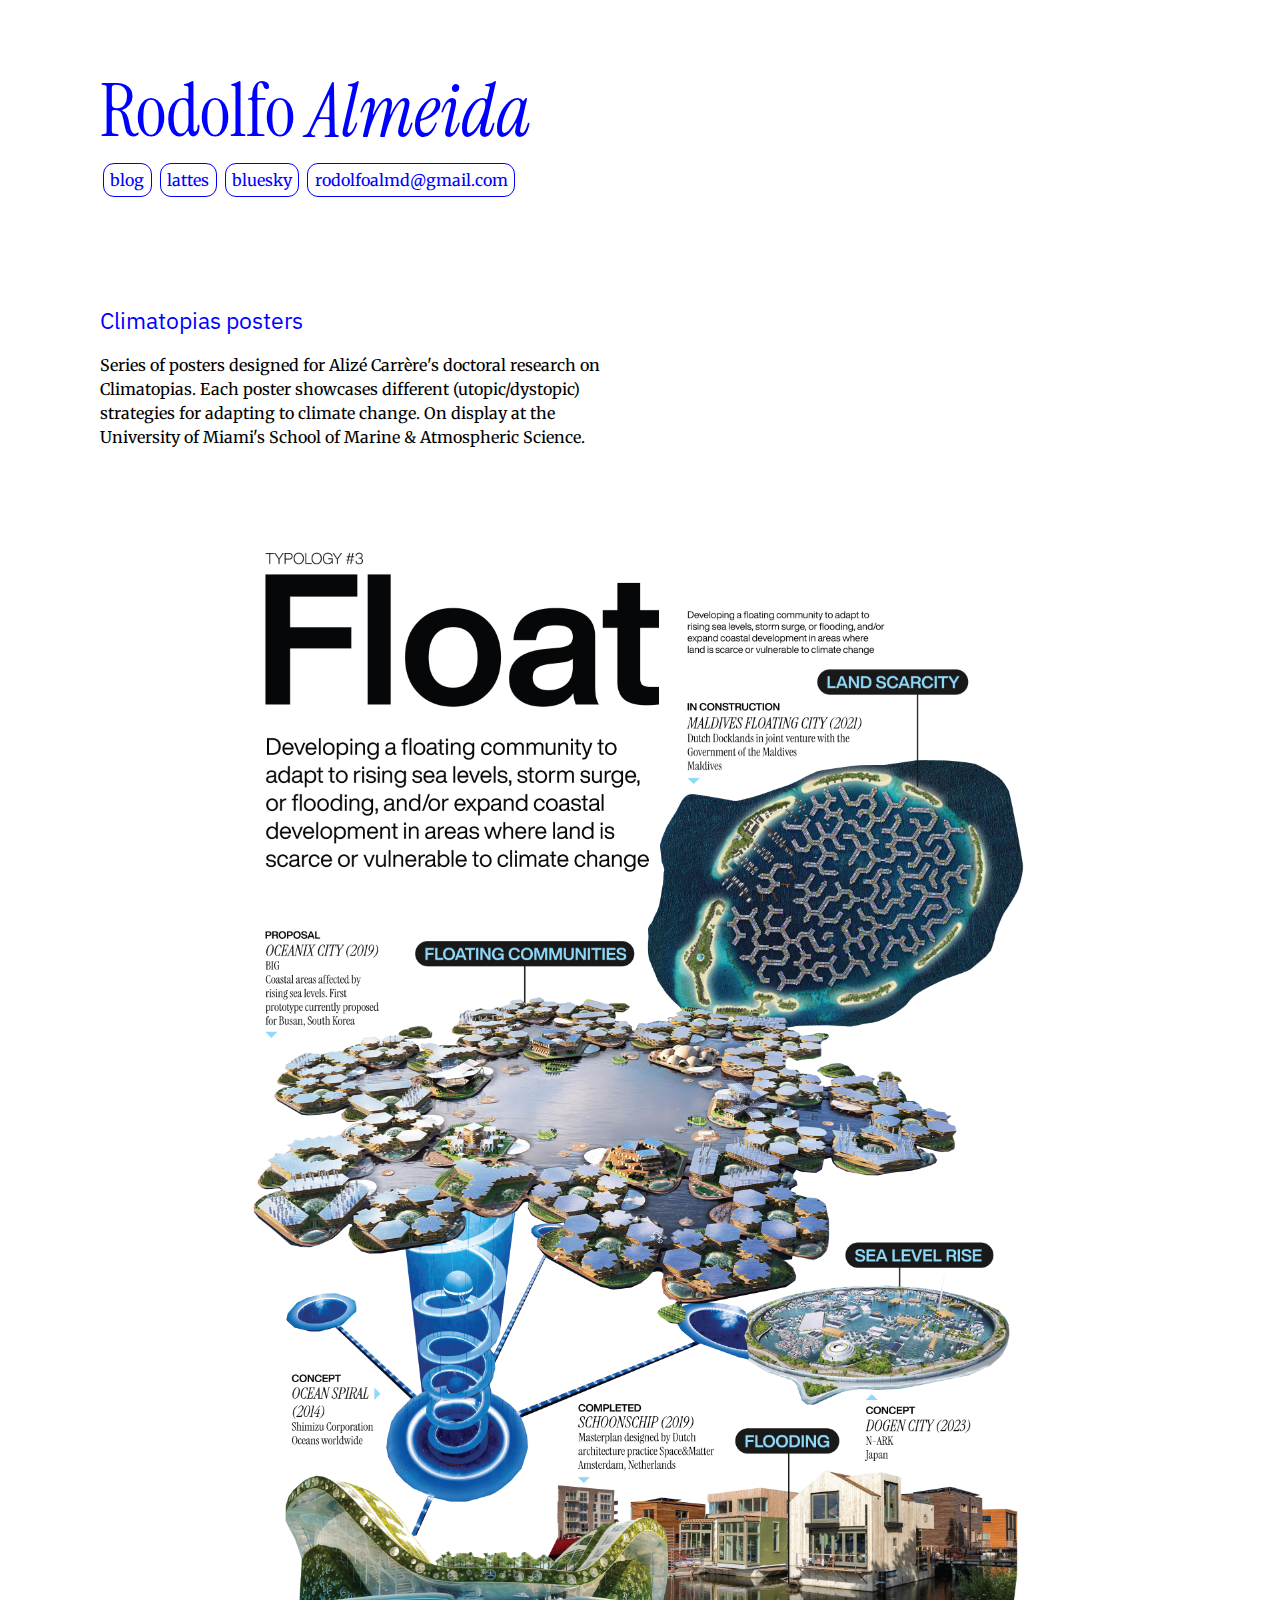
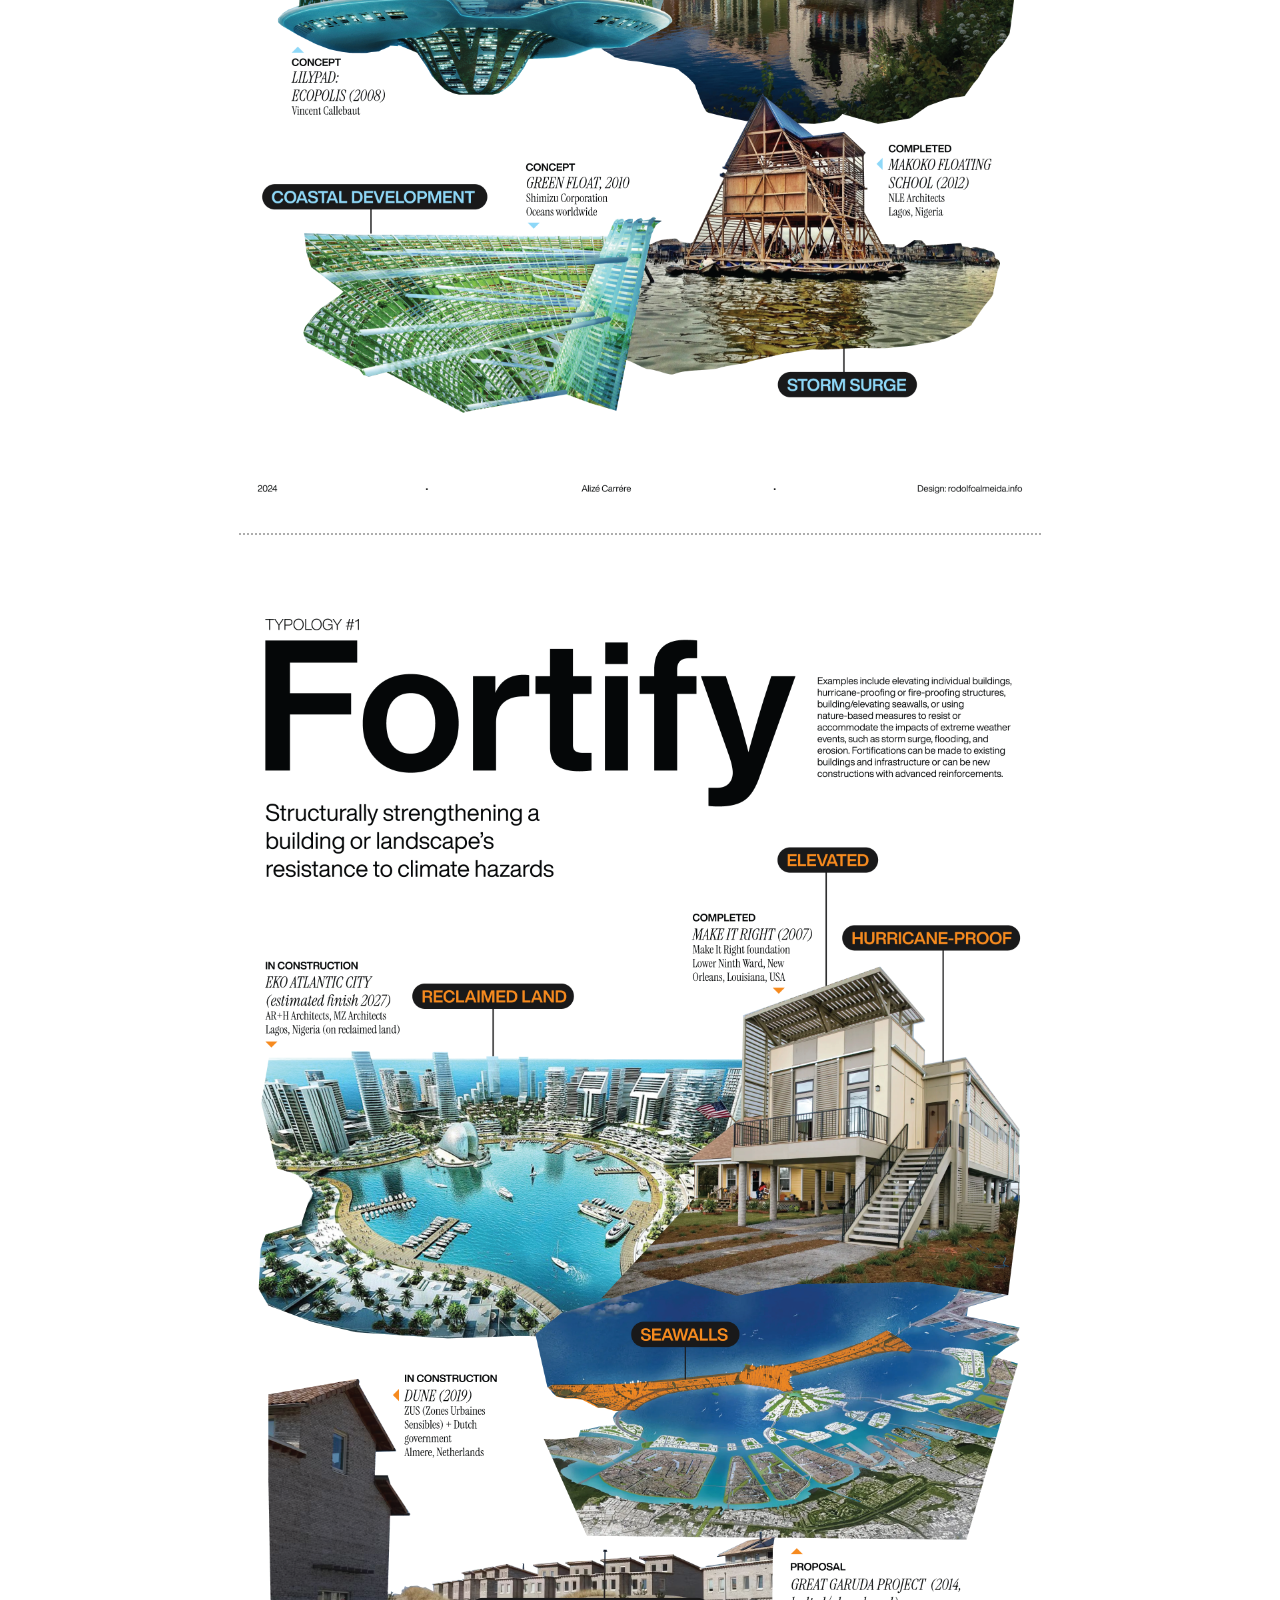
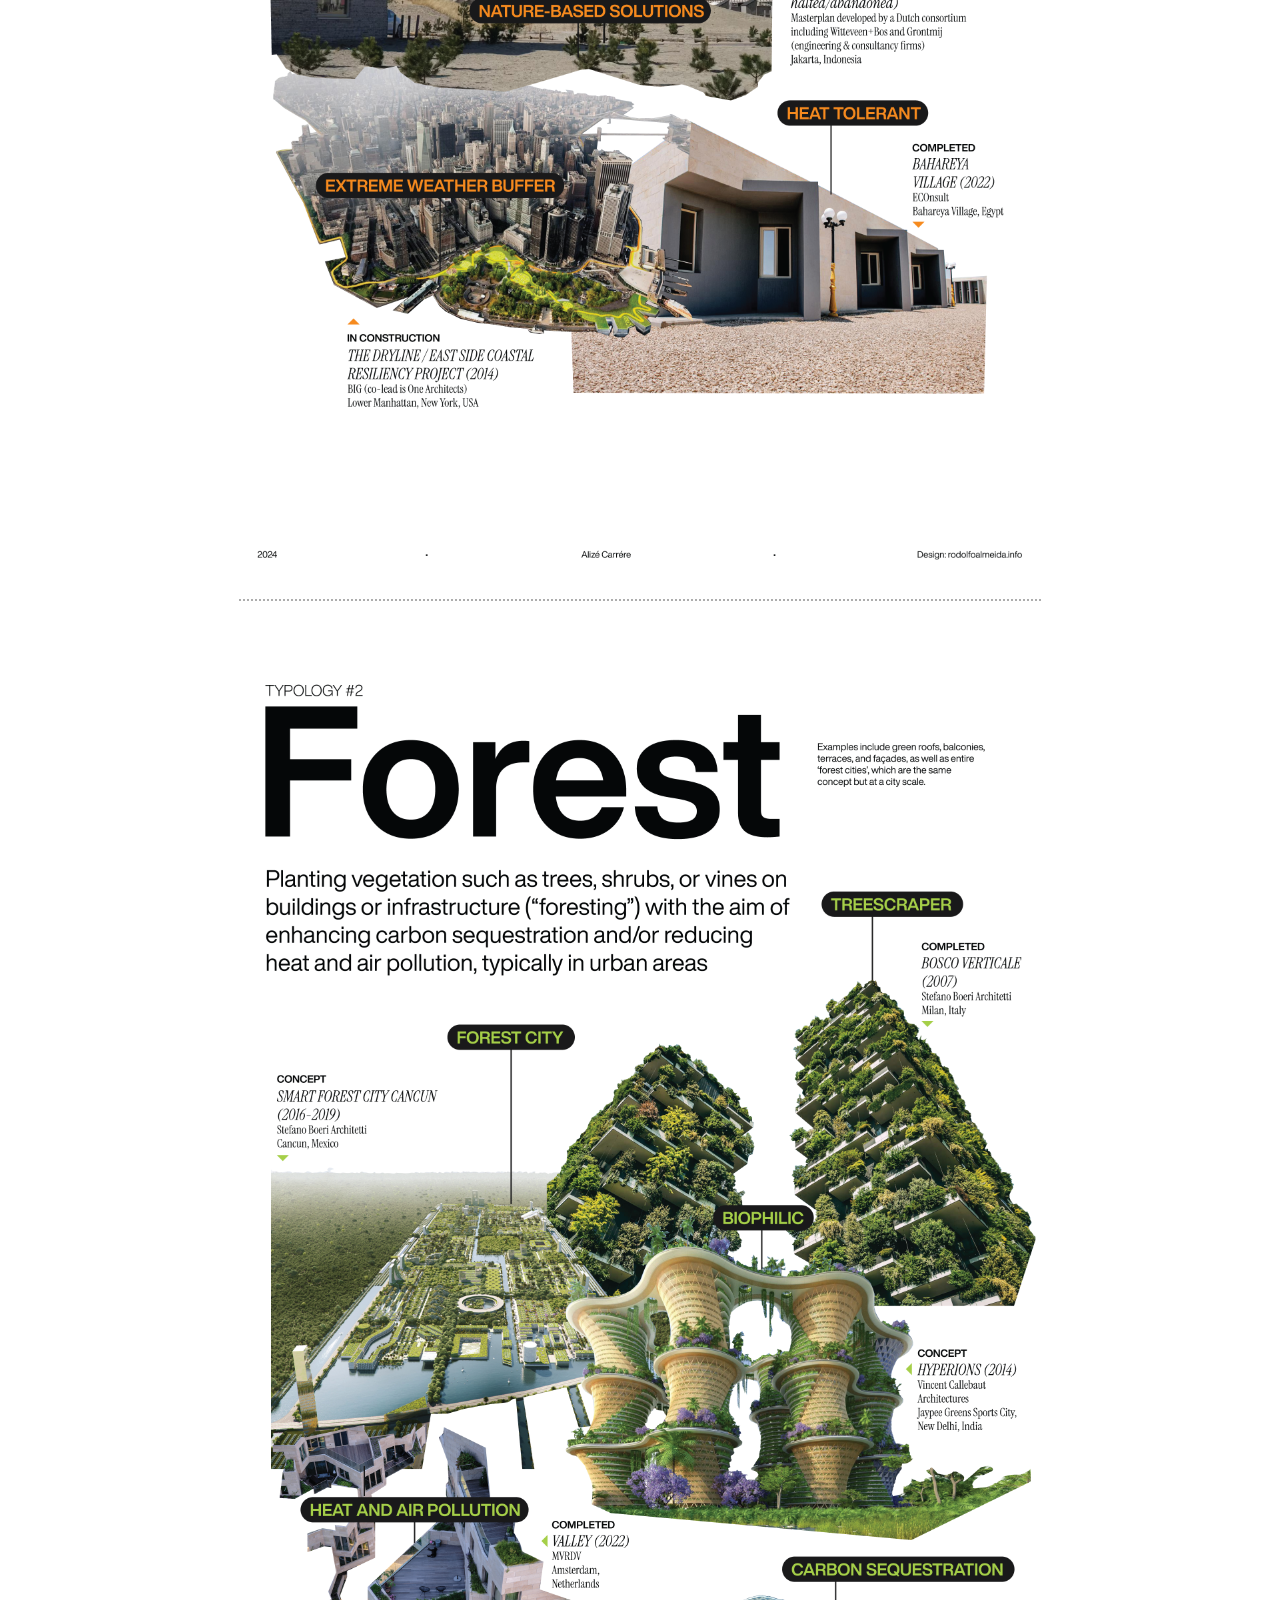
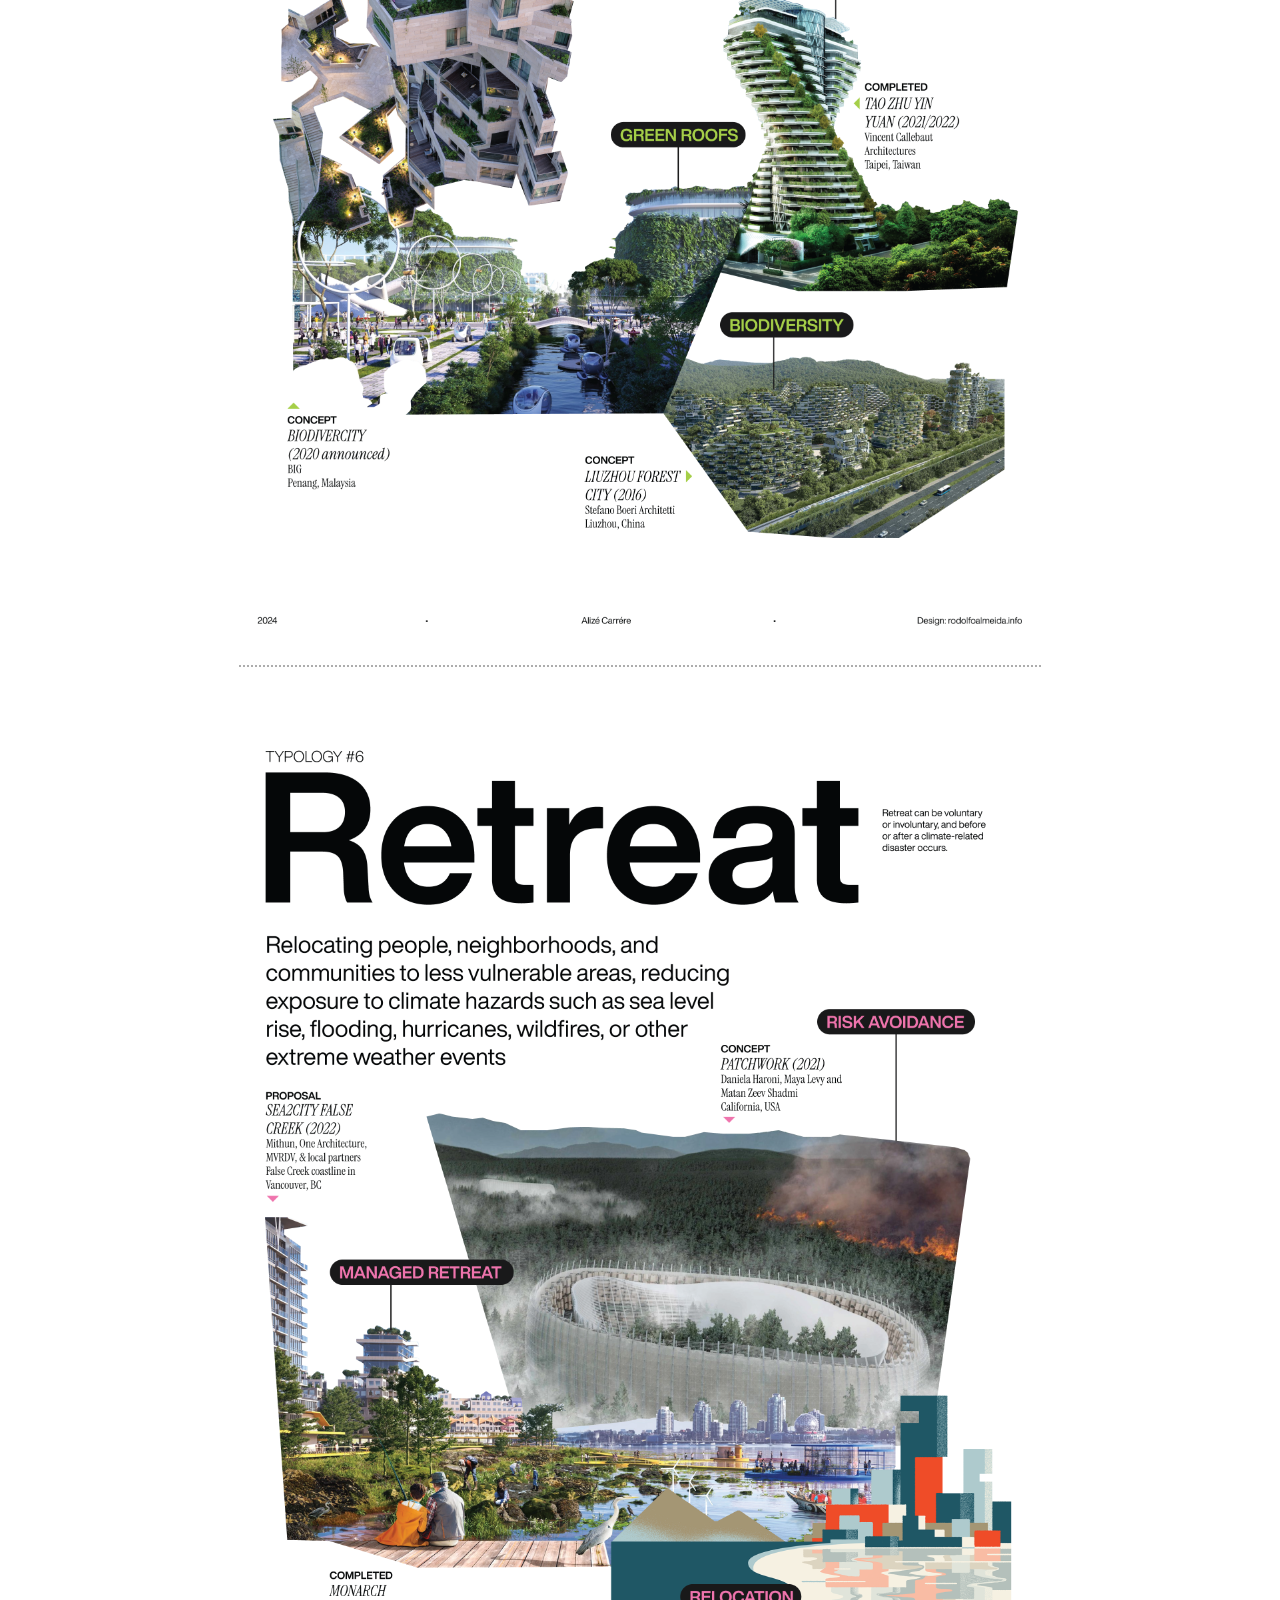
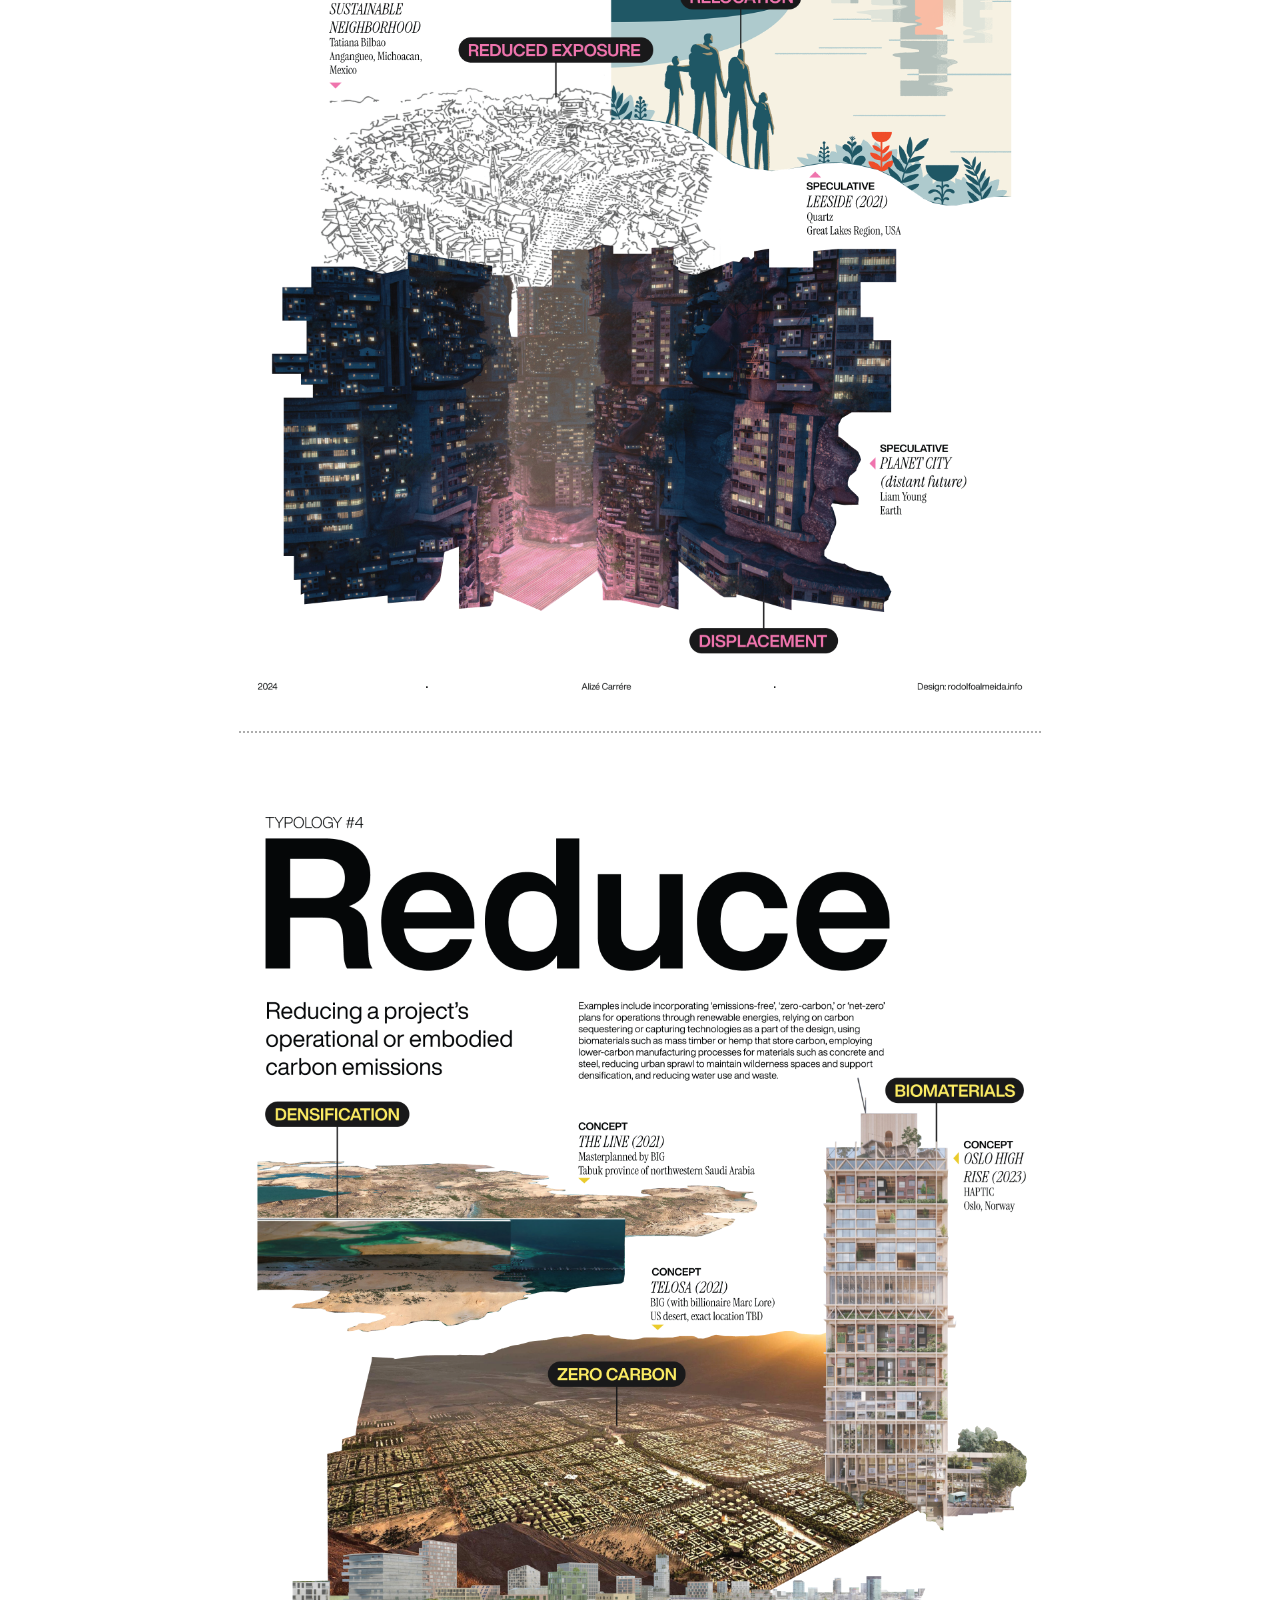
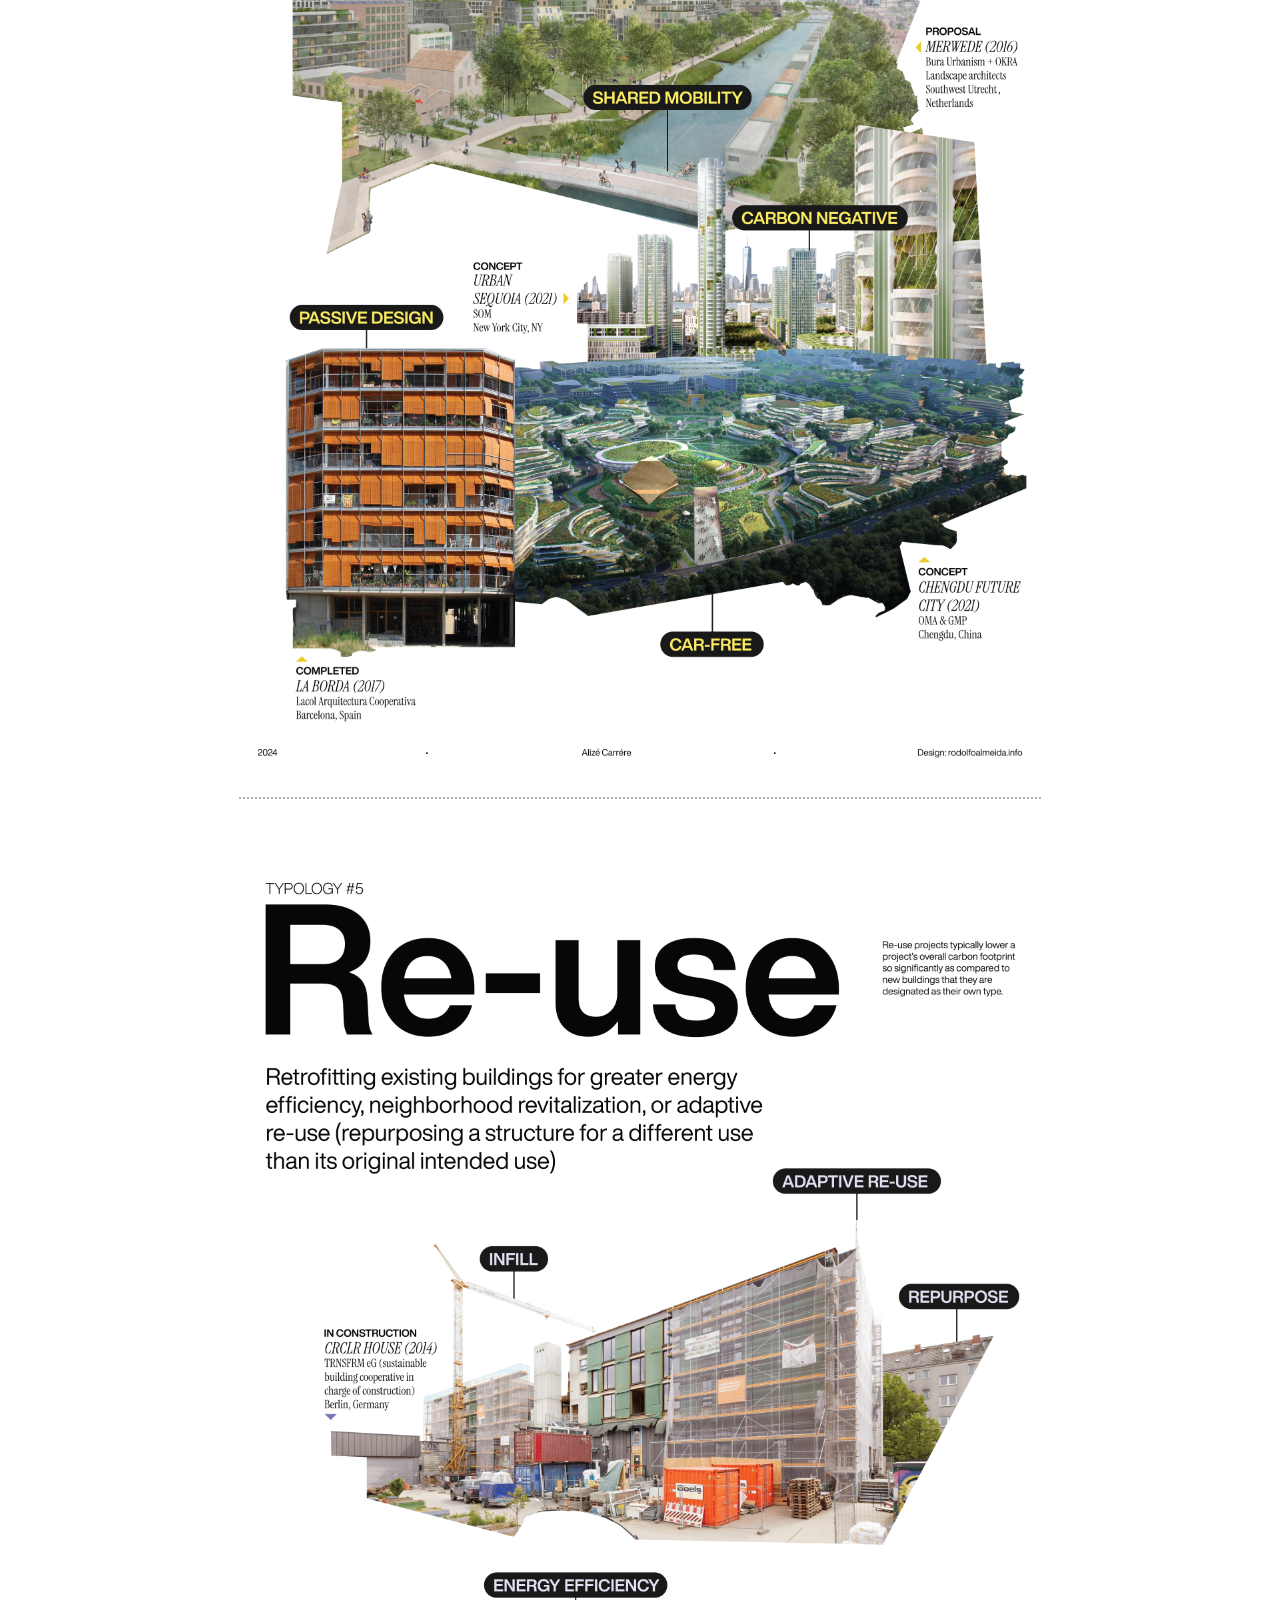
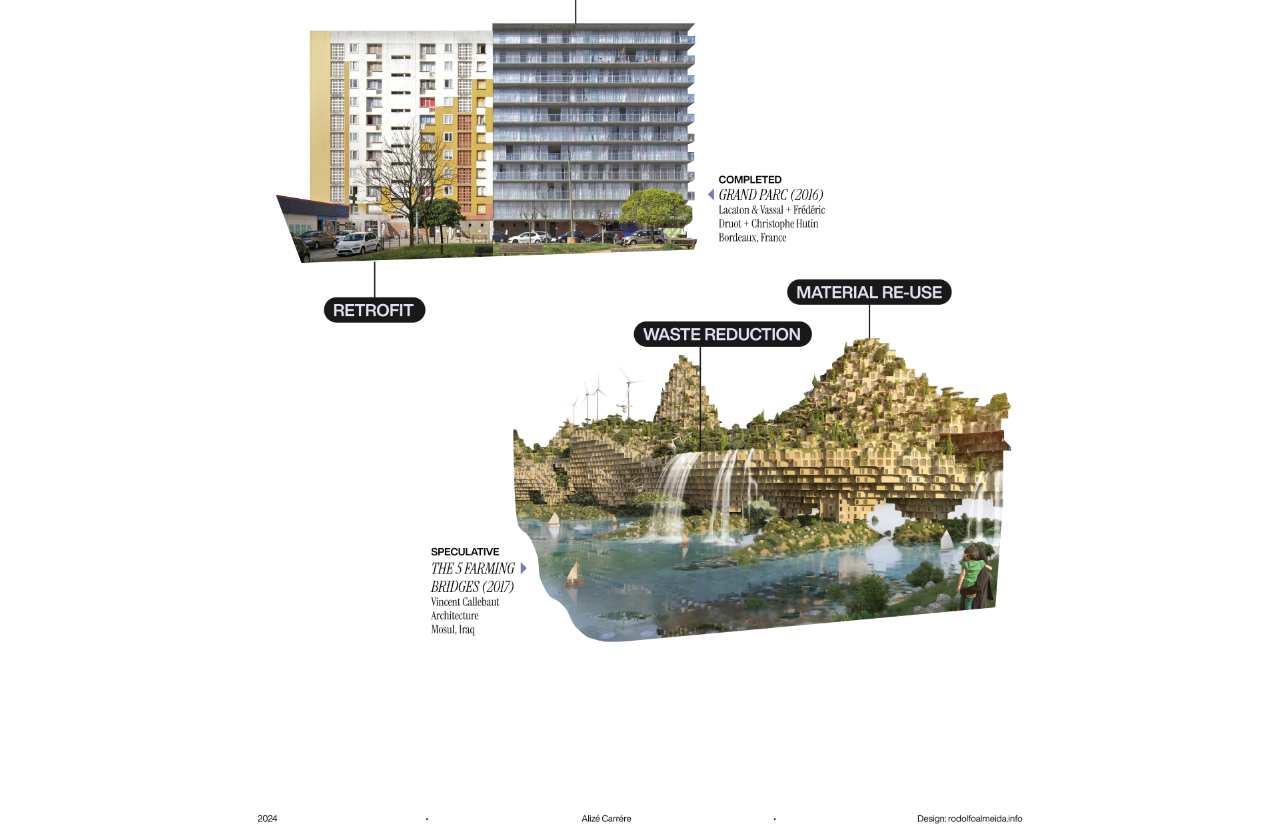
<file: climatopias.html>
<!doctype html>
<html lang="en">

<head>
  <meta charset="utf-8">
  <title>Rodolfo Almeida</title>
  <meta name="description" content="Dataviz, cartography and information design">
  <meta name="viewport" content="width=device-width, initial-scale=1">
  <meta name="theme-color" content="#0b24fb">
  <meta name="msapplication-navbutton-color" content="#0b24fb">

  <!-- Twitter Card data -->
  <meta name="twitter:card" value="summary_large_image">

  <!-- Open Graph data -->
  <meta property="og:title" content="Rodolfo Almeida" />
  <meta property="og:type" content="article" />
  <meta property="og:url" content="https://rodolfoalmeida.info/" />
  <meta property="og:description" content="Dataviz, cartography and information design" />
  <meta property="og:image" content="https://rodolfoalmeida.info/img/share-img.png" />
  <meta property="og:image:width" content="1600" />
  <meta property="og:image:height" content="900" />
  <meta property="og:image" content="https://rodolfoalmeida.info/img/share-img-small.png" />
  <meta property="og:image:width" content="300" />
  <meta property="og:image:height" content="300" />


  <link rel="manifest" href="site.webmanifest">
  <link rel="apple-touch-icon" href="icon.png">

  <link rel="stylesheet" href="css/normalize.min.css">
  <link rel="stylesheet" href="css/main.min.css">


  <link rel="preconnect" href="https://fonts.googleapis.com">
  <link rel="preconnect" href="https://fonts.gstatic.com" crossorigin>
  <link href="https://fonts.googleapis.com/css2?family=IBM+Plex+Mono&family=IBM+Plex+Sans:wght@300;700&family=Instrument+Serif:ital@0;1&family=Merriweather&display=swap" rel="stylesheet">
    

</head>

<body>
  <header>
    <a href='https://rodolfoalmeida.info/'><h1>Rodolfo <em>Almeida</em></h1></a>
    <div class="contacts">
      <p><a href="https://blog.rodolfoalmeida.info">blog</a></p>
      <p><a href="http://lattes.cnpq.br/5578987967627420">lattes</a></p>
      <p><a rel="me" href="https://bsky.app/profile/rodolfoalmd.nucleo.jor.br">bluesky</a></p>
      <p><a class="show-mobile" href="mailto:rodolfoalmd@gmail.com">rodolfoalmd@gmail.com</a><span
        class="show-desktop">rodolfoalmd@gmail.com</span>
    </p>
  </header>

  <main>
    <article>
    <h2>Climatopias posters</h2>
    <p>Series of posters designed for Alizé Carrère's doctoral research on Climatopias. Each poster showcases different (utopic/dystopic) strategies for adapting to climate change. On display at the University of Miami's School of Marine & Atmospheric Science.</p>
    </article>

    <div style="max-width: fit-content; margin-left: auto; margin-right: auto;">
    <img src="./img/climatopias/float.png">
    <hr>
    <img src="./img/climatopias/fortify.png">
    <hr>
    <img src="./img/climatopias/forest.png">
    <hr>
    <img src="./img/climatopias/retreat.png">
    <hr>
    <img src="./img/climatopias/reduce.png">
    <hr>
    <img src="./img/climatopias/reuse.png">
    </div>

  </main>

  <script src="js/main.js"></script>

</body>

</html>
</file>
<file: css/main.min.css>
html {
  color: #000000;
  font-size: 62.5%;
  line-height: 1.5;
}
::-moz-selection {
  background: #ffec05;
  text-shadow: none;
}
::selection {
  background: #ffec05;
  text-shadow: none;
}
hr {
  display: block;
  height: 1px;
  border: 0;
  border-top: 2px dotted #adadad;
  margin: 3em 0;
  padding: 0;
}
audio,
canvas,
iframe,
img,
svg,
video {
  vertical-align: middle;
}
fieldset {
  border: 0;
  margin: 0;
  padding: 0;
}
textarea {
  resize: vertical;
}
bd-email {
  color: blue;
}
.browserupgrade {
  margin: 0.2em 0;
  background: #ccc;
  color: #000;
  padding: 0.2em 0;
}
.show-desktop {
  display: none;
}
@media (min-width: 600px) {
  .show-mobile {
    display: none;
  }
  .show-desktop {
    display: inline;
  }
}
html {
  font-family: 'Merriweather', serif;
  padding: 0 20px;
}
html * {
  box-sizing: border-box;
}
body {
  margin: 0 auto;
  max-width: 1080px;
  width: 100%;
  background-color:#ffffff;
}
#landing-page {
  margin: 150px auto;
  max-width: 630px;
  width: 100%;
  background-color:#ffffff;
}
#landing-page p {
  font-size: 1.9rem;
}
#landing-page .disclaimer {
  font-size: 1.6rem;

  font-family: 'Merriweather', serif;
}
#landing-page a {
  color:#00f;
}
#landing-page ul {
  font-size: 2rem;
  list-style-type: none;
  font-family: 'IBM Plex Sans', sans-serif;
  font-weight:500;
}
#landing-page li {
  margin: 3rem auto;
}
#landing-page ul li::before {
  content: "";
  color: #ffec05;
}
#landing-page .contacts p {
  margin-top: 1rem;
  margin-bottom: 1rem;
  font-family: 'Merriweather', serif;
  font-size:1.65rem;
}
#landing-page footer {
  list-style-type: none;
  font-family: 'IBM Plex Sans', sans-serif;
  font-weight:500;
}
main {
  margin: 100px 0 0;
}
h2,
h3,
h4,
h5,
h6 {
  font-family: 'IBM Plex Sans', sans-serif;
  color: #0000ff;
}
h1 {
  font-family: 'Instrument Serif', serif;
  font-size: 6.8rem;
  font-weight: 300;
  color:#00f;
  line-height: 1;
}
h2 {
  font-size: 2.3rem;
  font-weight: 400;
}
h3 {
  font-size: 1.2rem;
  font-weight:600;
  color: black;
  background-color: #ffec05;
  display: inline-block;
  padding-left:0.5rem;
  padding-right:0.5rem;
}
p {
  font-size: 1.6rem;
}
a {
  color: #0000ff;
  text-decoration: none;
}
a:hover {
  color: #0000ff;
  background-color: #ffec05;
}
a p {
  color: #000000;
}
@media (min-width: 600px) {
  h1 {
    font-size: 7.4rem;
  }
}
p.lead {
  font-size: 1.6rem;
  margin: 0.3em 0 1em;
}
button.read-more {
  background: transparent;
  border: none;
  color: #0000ff;
  cursor: pointer;
  font-family: 'IBM Plex Mono', sans-serif;
  font-size: 1.6rem;
  margin: 0;
  padding: 0;
  text-transform: uppercase;
}
.more-text {
  display: none;
  flex-direction: column;
}
.more-text.is-open {
  max-height: 300vh;
  overflow: hidden;
}
.more-text ul {
  font-size: 1.2em;
  font-family: 'IBM Plex Mono', sans-serif;
  padding-left: 0em;
  color: #00f;
  list-style-type: none;
}
.more-text li {
  font-size: 1.6rem;
  font-family: 'IBM Plex Sans', sans-serif;
  color: #000;
}
.more-text ul li::before {
  content: "■ ";
  color: #ffec05;
}
.contacts {
  margin-top: 1rem;
  margin-bottom: 2rem;
}
.contacts p {
  display: inline;
  margin: 4px;
  padding: 0.4em;
  color: #00f;
  outline-style: solid;
  outline-color: #00f;
  outline-width: thin;
  line-height: 2.8em;
  border-radius:10px;
}
@media (min-width: 600px) {
  .more-text {
    flex-direction: row;
  }
  .more-text__block {
    flex: 50% 0 0;
  }
  .more-text__block:nth-child(even) {
    padding-left: 15px;
  }
  .more-text__block:nth-child(odd) {
    padding-right: 15px;
  }
}
main {
  display: flex;
  flex-direction: row;
  flex-wrap: wrap;
}
main article {
  flex: auto;
  margin-bottom: 5rem;
}
main article h2 {
  margin-bottom: 0.2em;
  margin-top: 0;
}
main article p {
  margin-bottom: 0;
}
main article figure {
  border: 1px solid #0000ff;
  border-radius: 10px;
  margin: 0;
  padding: 3px;
}
main article figure.autoscroll {
  width: 100%;
  height: 0;
  padding-bottom: 58.33333%;
  overflow: hidden;
  background-color:white;
}
main article figure img {
  max-width: 100%;
  height: auto;
}
main article figure.autoscroll img {
  animation: slide-top 8s infinite;
}
main article video {
  border: 1px solid #0000ff;
  border-radius: 10px;
  margin: 0;
  padding: 3px;
  width: 100%;
  height: auto;
}
@media (min-width: 600px) {
  main article {
    flex: 50% 0 0;
  }
  main article:nth-child(even) {
    padding-left: 15px;
  }
  main article:nth-child(odd) {
    padding-right: 15px;
  }
}
@-webkit-keyframes slide-top {
  0% {
    -webkit-transform: translateY(300px);
    transform: translateY(300px);
  }
  18% {
    -webkit-transform: translateY(0);
    transform: translateY(0);
  }
  20% {
    -webkit-transform: translateY(0%);
    transform: translateY(0%);
  }
  38% {
    -webkit-transform: translateY(-25%);
    transform: translateY(-25%);
  }
  40% {
    -webkit-transform: translateY(-25%);
    transform: translateY(-25%);
  }
  58% {
    -webkit-transform: translateY(-50%);
    transform: translateY(-50%);
  }
  60% {
    -webkit-transform: translateY(-50%);
    transform: translateY(-50%);
  }
  78% {
    -webkit-transform: translateY(-75%);
    transform: translateY(-75%);
  }
  80% {
    -webkit-transform: translateY(-75%);
    transform: translateY(-75%);
  }
  98% {
    -webkit-transform: translateY(-100%);
    transform: translateY(-100%);
  }
  100% {
    -webkit-transform: translateY(-100%);
    transform: translateY(-100%);
  }
}
@keyframes slide-top {
  0% {
    -webkit-transform: translateY(300px);
    transform: translateY(300px);
  }
  18% {
    -webkit-transform: translateY(0);
    transform: translateY(0);
  }
  20% {
    -webkit-transform: translateY(0%);
    transform: translateY(0%);
  }
  38% {
    -webkit-transform: translateY(-25%);
    transform: translateY(-25%);
  }
  40% {
    -webkit-transform: translateY(-25%);
    transform: translateY(-25%);
  }
  58% {
    -webkit-transform: translateY(-50%);
    transform: translateY(-50%);
  }
  60% {
    -webkit-transform: translateY(-50%);
    transform: translateY(-50%);
  }
  78% {
    -webkit-transform: translateY(-75%);
    transform: translateY(-75%);
  }
  80% {
    -webkit-transform: translateY(-75%);
    transform: translateY(-75%);
  }
  98% {
    -webkit-transform: translateY(-100%);
    transform: translateY(-100%);
  }
  100% {
    -webkit-transform: translateY(-100%);
    transform: translateY(-100%);
  }
}
.hidden {
  display: none !important;
}
.visuallyhidden {
  border: 0;
  clip: rect(0 0 0 0);
  height: 1px;
  margin: -1px;
  overflow: hidden;
  padding: 0;
  position: absolute;
  width: 1px;
  white-space: nowrap;
}
.visuallyhidden.focusable:active,
.visuallyhidden.focusable:focus {
  clip: auto;
  height: auto;
  margin: 0;
  overflow: visible;
  position: static;
  width: auto;
  white-space: inherit;
}
.invisible {
  visibility: hidden;
}
.clearfix:before,
.clearfix:after {
  content: " ";
  display: table;
}
.clearfix:after {
  clear: both;
}
@media only screen and (min-width: 35em) {
}
@media print, (-webkit-min-device-pixel-ratio: 1.25), (min-resolution: 1.25dppx), (min-resolution: 120dpi) {
}
@media print {
  *,
  *:before,
  *:after {
    background: transparent !important;
    color: #000 !important;
    -webkit-box-shadow: none !important;
    box-shadow: none !important;
    text-shadow: none !important;
  }
  a,
  a:visited {
    text-decoration: underline;
  }
  a[href]:after {
    content: " (" attr(href) ")";
  }
  abbr[title]:after {
    content: " (" attr(title) ")";
  }
  a[href^="#"]:after,
  a[href^="javascript:"]:after {
    content: "";
  }
  pre {
    white-space: pre-wrap !important;
  }
  pre,
  blockquote {
    border: 1px solid #999;
    page-break-inside: avoid;
  }
  thead {
    display: table-header-group;
  }
  tr,
  img {
    page-break-inside: avoid;
  }
  p,
  h2,
  h3 {
    orphans: 3;
    widows: 3;
  }
  h2,
  h3 {
    page-break-after: avoid;
  }
}
</file>
